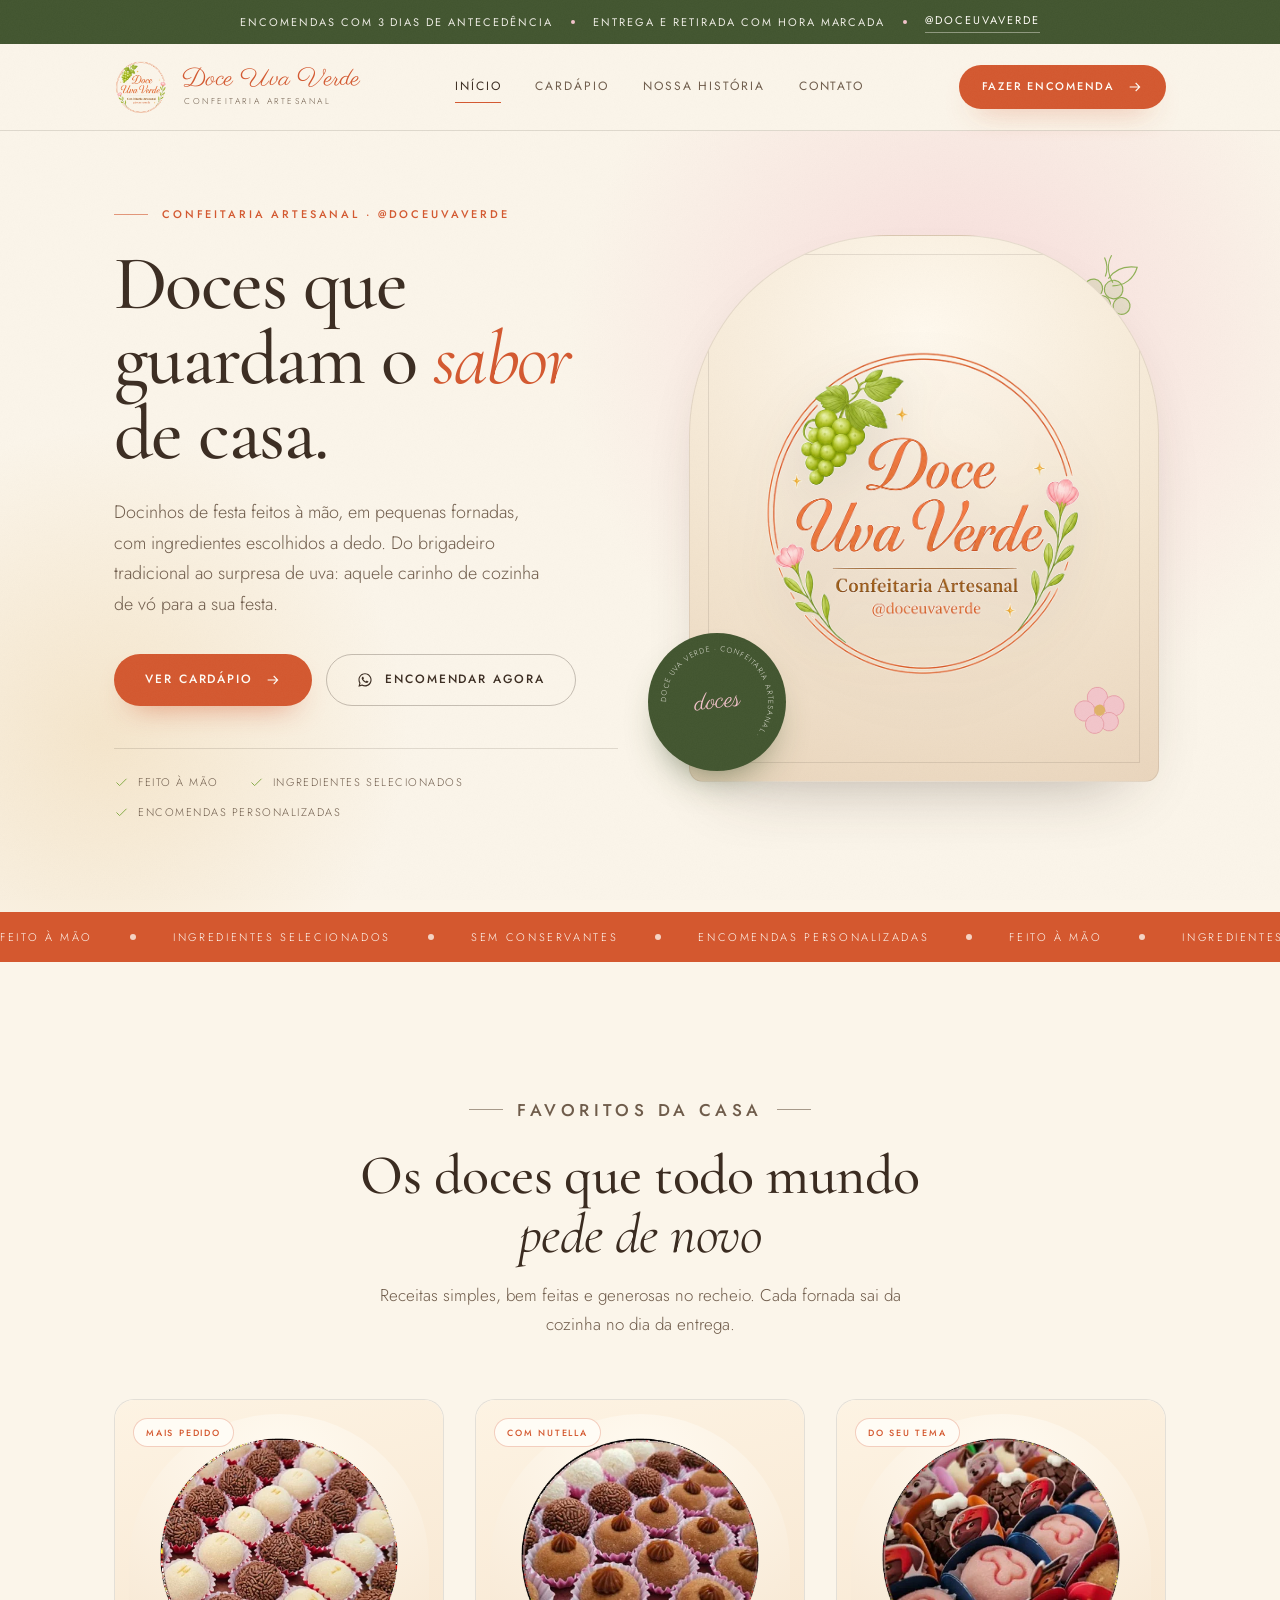
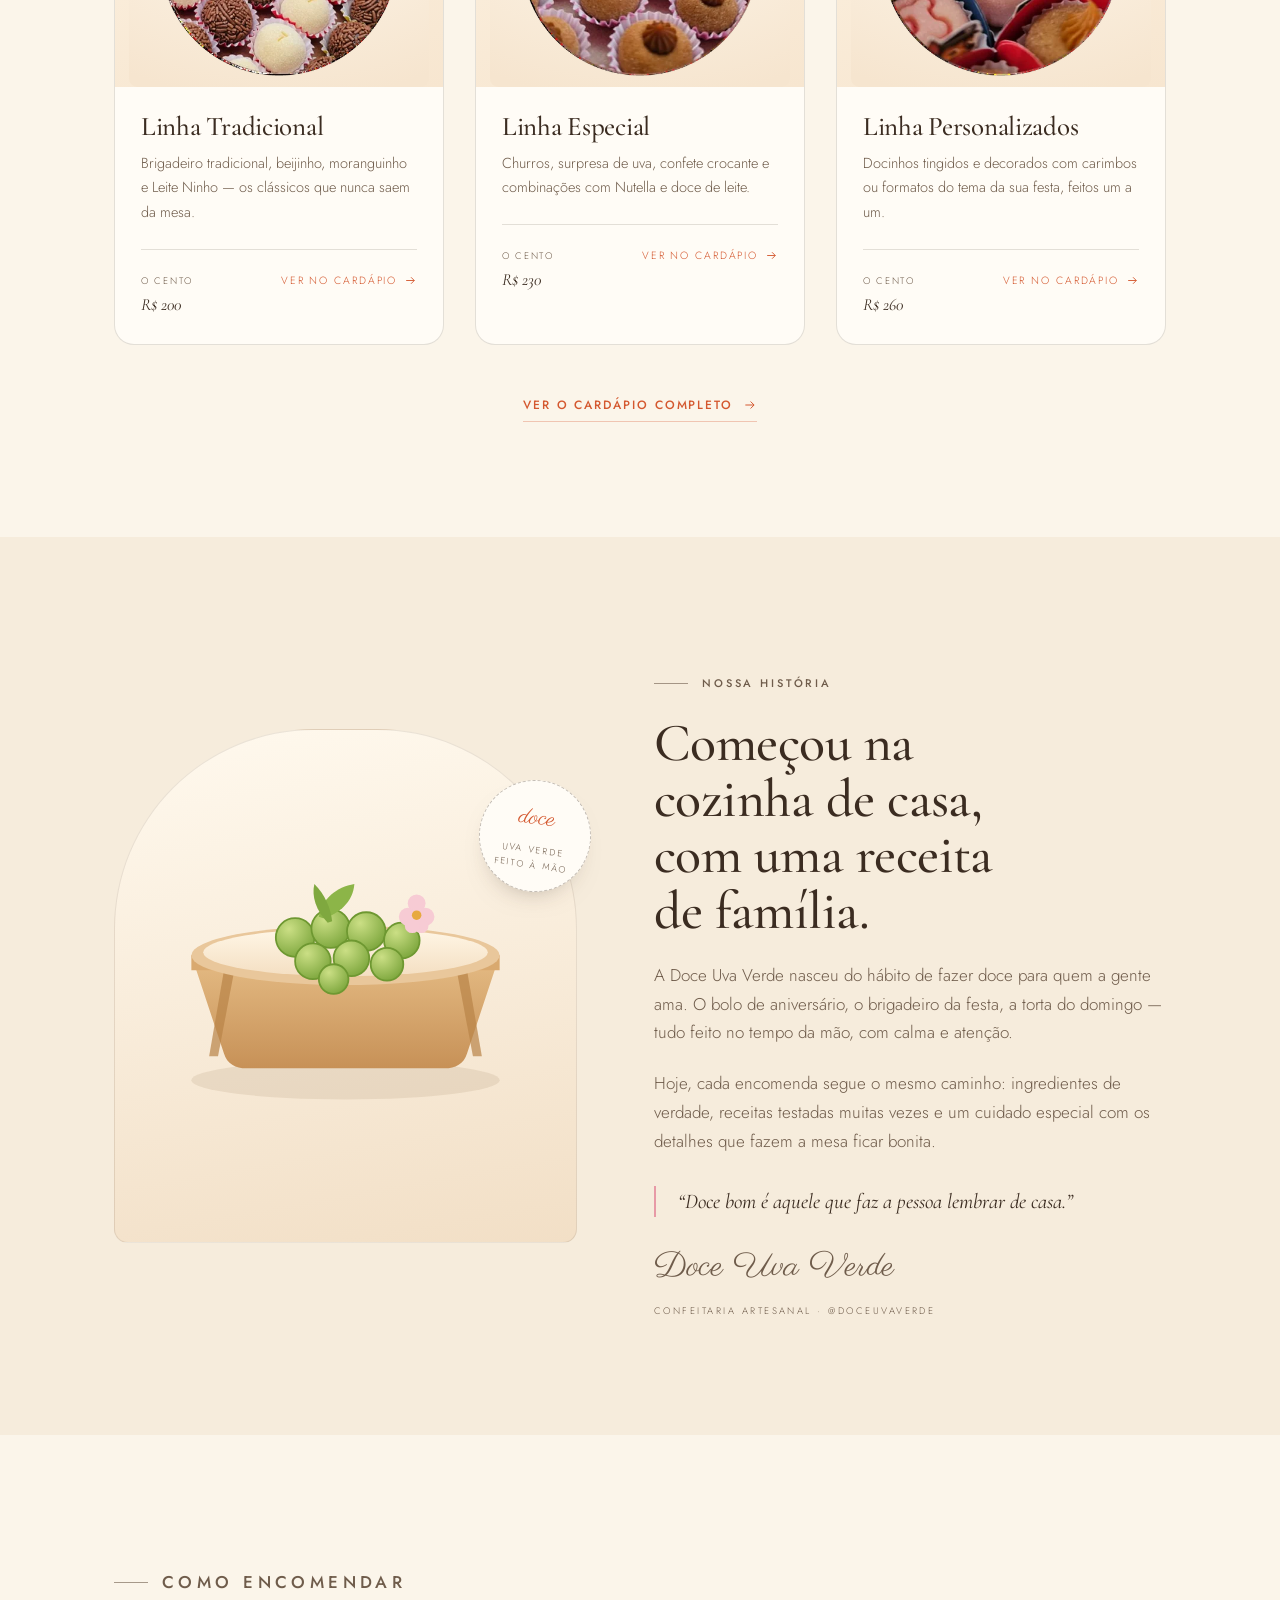
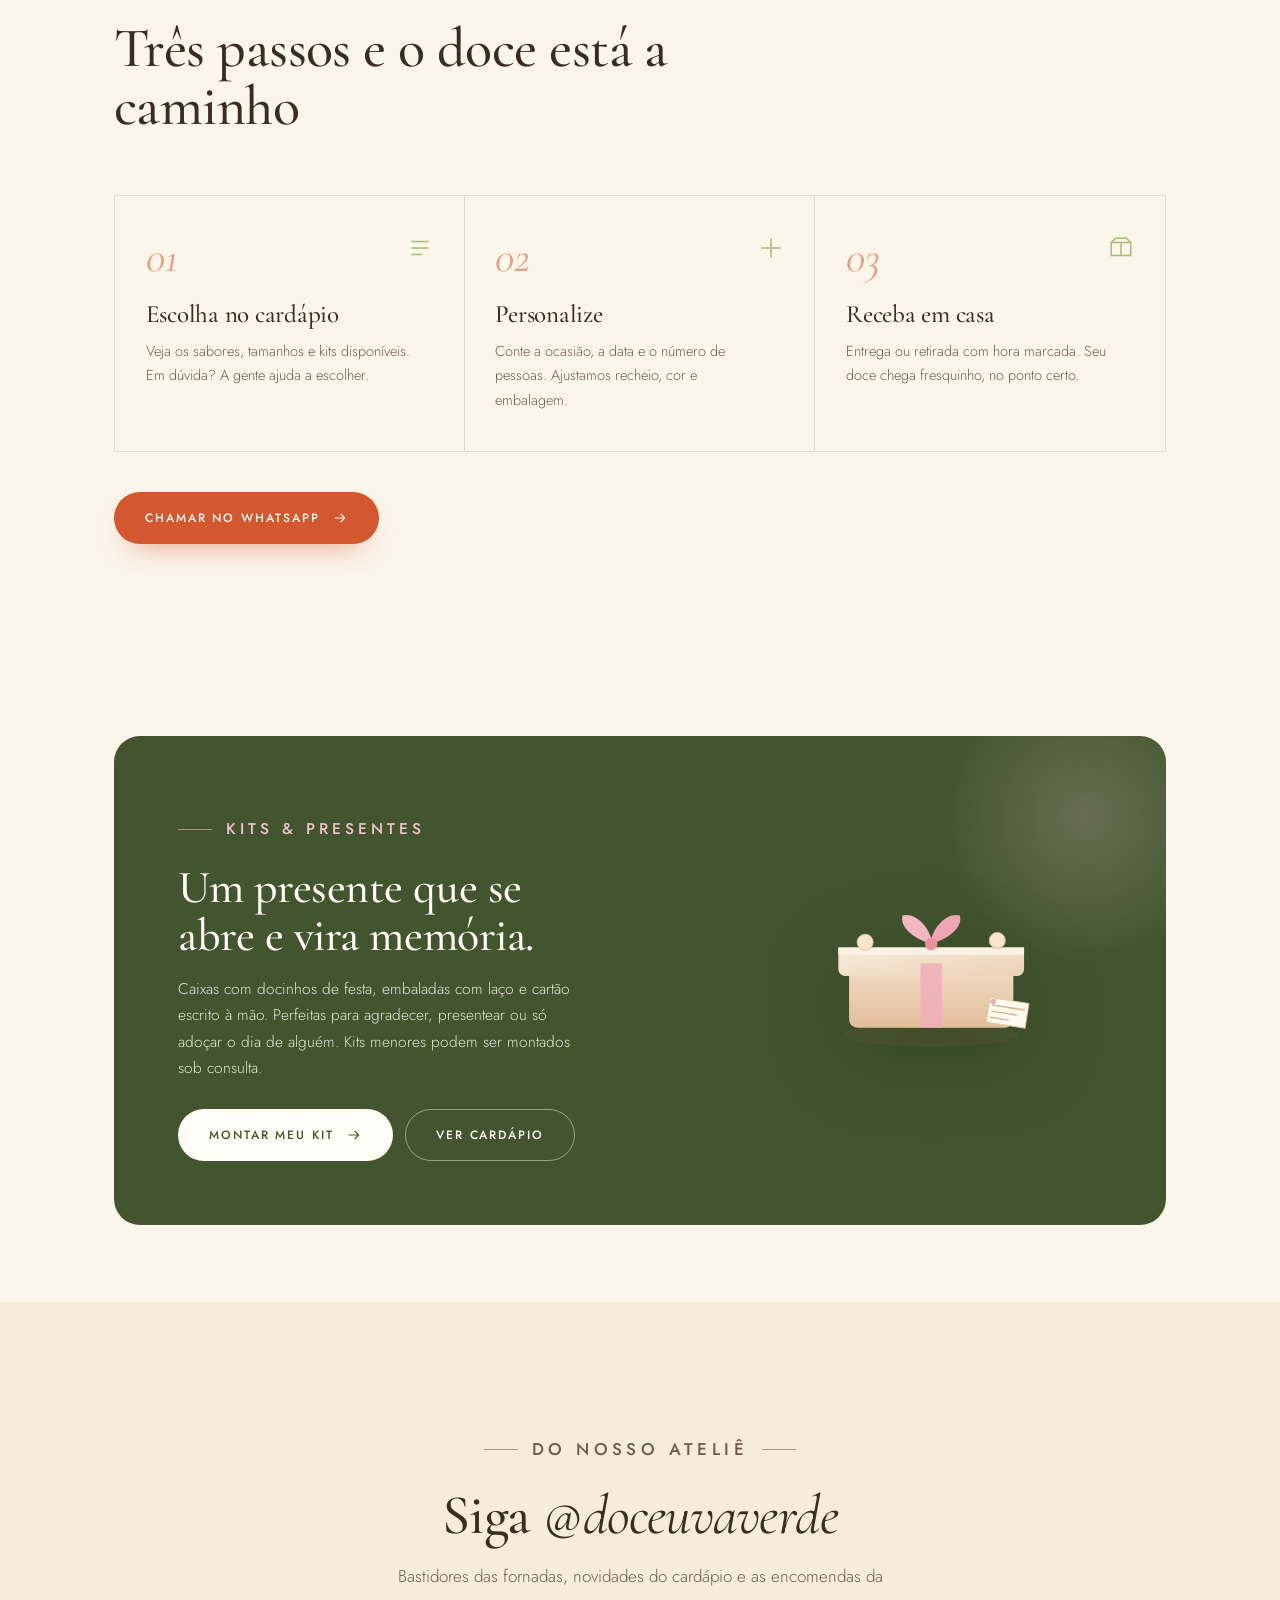
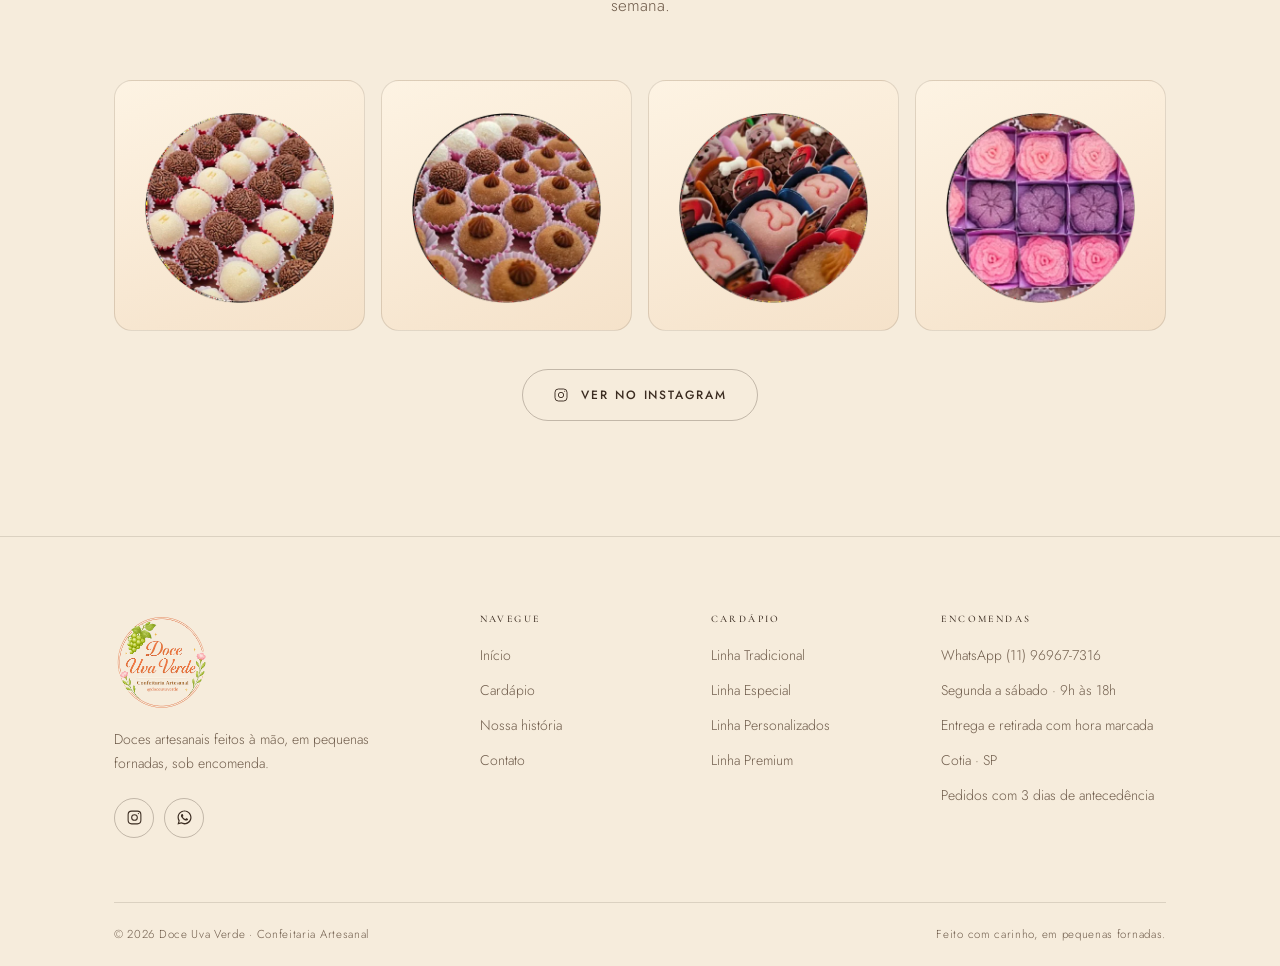
<file: index.html>
<!DOCTYPE html>
<html lang="pt-BR">
<head>
  <meta charset="UTF-8">
  <script>document.documentElement.classList.add("js");</script>
  <meta name="viewport" content="width=device-width, initial-scale=1">
  <title>Doce Uva Verde — Confeitaria Artesanal</title>
  <meta name="description" content="Confeitaria artesanal Doce Uva Verde: docinhos de festa feitos à mão, sob encomenda. Linhas Tradicional, Especial, Personalizados e Premium. Peça pelo WhatsApp.">
  <meta name="theme-color" content="#fbf5ea">
  <link rel="icon" href="assets/img/favicon.png" type="image/png">
  <link rel="apple-touch-icon" href="assets/img/favicon.png">
  <meta property="og:title" content="Doce Uva Verde — Confeitaria Artesanal">
  <meta property="og:description" content="Doces feitos à mão, em pequenas fornadas. Encomendas personalizadas para todas as ocasiões.">
  <meta property="og:type" content="website">
  <meta property="og:image" content="assets/img/logo.png">
  <link rel="stylesheet" href="assets/css/style.css">
</head>
<body>
  <a class="skip-link" href="#main">Ir para o conteúdo</a>

  <div class="announce">
    <span>Encomendas com 3 dias de antecedência</span>
    <span class="dot" aria-hidden="true"></span>
    <span>Entrega e retirada com hora marcada</span>
    <span class="dot" aria-hidden="true"></span>
    <a href="https://www.instagram.com/doceuvaverde/" data-ig target="_blank" rel="noopener">@doceuvaverde</a>
  </div>

  <header class="site-header">
    <div class="wrap site-header__inner">
      <a class="brand" href="index.html" aria-label="Doce Uva Verde — página inicial">
        <img class="brand__mark" src="assets/img/logo.png" alt="" width="54" height="54">
        <span class="brand__word">
          <strong>Doce Uva Verde</strong>
          <span>Confeitaria Artesanal</span>
        </span>
      </a>

      <nav class="nav" id="nav" aria-label="Navegação principal">
        <a class="nav__link" href="index.html" aria-current="page">Início</a>
        <a class="nav__link" href="cardapio.html">Cardápio</a>
        <a class="nav__link" href="sobre.html">Nossa história</a>
        <a class="nav__link" href="contato.html">Contato</a>
        <a class="btn btn--primary btn--small" href="#" data-wa>Encomendar</a>
      </nav>

      <div class="header-actions">
        <a class="btn btn--primary btn--small" href="#" data-wa>
          Fazer encomenda
          <svg viewBox="0 0 24 24" fill="none" stroke="currentColor" stroke-width="1.6" aria-hidden="true"><path d="M4 12h15M13 6l6 6-6 6"/></svg>
        </a>
        <button class="nav-toggle" type="button" aria-expanded="false" aria-controls="nav" aria-label="Abrir menu">
          <span></span>
        </button>
      </div>
    </div>
  </header>

  <main id="main">
    <!-- ============================ HERO ============================ -->
    <section class="hero" id="inicio">
      <div class="wrap hero__grid">
        <div class="hero__copy" data-reveal>
          <p class="eyebrow">Confeitaria artesanal · @doceuvaverde</p>
          <h1>Doces que guardam o <em>sabor</em> de casa.</h1>
          <p class="hero__lead">
            Docinhos de festa feitos à mão, em pequenas fornadas, com ingredientes escolhidos
            a dedo. Do brigadeiro tradicional ao surpresa de uva: aquele carinho de cozinha
            de vó para a sua festa.
          </p>
          <div class="hero__actions">
            <a class="btn btn--primary" href="cardapio.html">
              Ver cardápio
              <svg viewBox="0 0 24 24" fill="none" stroke="currentColor" stroke-width="1.6" aria-hidden="true"><path d="M4 12h15M13 6l6 6-6 6"/></svg>
            </a>
            <a class="btn btn--outline" href="#" data-wa>
              <svg viewBox="0 0 24 24" fill="currentColor" aria-hidden="true"><path d="M12.04 2C6.6 2 2.2 6.4 2.2 11.84c0 1.74.46 3.44 1.32 4.94L2.1 22l5.36-1.4a9.84 9.84 0 0 0 4.57 1.16h.01c5.43 0 9.84-4.4 9.84-9.84C21.88 6.4 17.47 2 12.04 2Zm0 17.9h-.01a8.2 8.2 0 0 1-4.17-1.14l-.3-.18-3.1.81.83-3.03-.2-.31a8.14 8.14 0 0 1-1.25-4.32c0-4.52 3.68-8.2 8.2-8.2 2.19 0 4.25.86 5.8 2.4a8.14 8.14 0 0 1 2.4 5.8c0 4.53-3.68 8.2-8.2 8.2Zm4.5-6.14c-.25-.12-1.47-.72-1.7-.8-.22-.09-.39-.13-.55.12-.16.25-.63.8-.77.96-.14.16-.28.18-.53.06-.25-.12-1.06-.39-2.01-1.24-.74-.66-1.24-1.47-1.39-1.72-.14-.25-.01-.39.11-.51.11-.11.25-.28.37-.42.13-.15.17-.25.25-.42.08-.16.04-.31-.02-.43-.06-.12-.55-1.34-.76-1.83-.2-.48-.4-.42-.55-.42h-.47c-.16 0-.43.06-.65.3-.22.25-.86.84-.86 2.05s.88 2.38 1 2.55c.12.16 1.73 2.64 4.19 3.7.59.25 1.04.4 1.4.51.59.19 1.13.16 1.55.1.47-.07 1.47-.6 1.67-1.18.2-.58.2-1.07.14-1.18-.06-.1-.22-.16-.47-.28Z"/></svg>
              Encomendar agora
            </a>
          </div>
          <div class="hero__meta">
            <span>
              <svg viewBox="0 0 24 24" fill="none" stroke="currentColor" stroke-width="1.5" aria-hidden="true"><path d="M20 6 9 17l-5-5"/></svg>
              Feito à mão
            </span>
            <span>
              <svg viewBox="0 0 24 24" fill="none" stroke="currentColor" stroke-width="1.5" aria-hidden="true"><path d="M20 6 9 17l-5-5"/></svg>
              Ingredientes selecionados
            </span>
            <span>
              <svg viewBox="0 0 24 24" fill="none" stroke="currentColor" stroke-width="1.5" aria-hidden="true"><path d="M20 6 9 17l-5-5"/></svg>
              Encomendas personalizadas
            </span>
          </div>
        </div>

        <div class="hero__visual" data-reveal data-reveal-delay="120">
          <svg class="decor decor--grapes" viewBox="0 0 140 140" fill="none" stroke="currentColor" stroke-width="1.4" aria-hidden="true">
            <path d="M78 30c6-12 18-18 32-18-2 14-12 24-26 26"/>
            <path d="M84 34c-8-10-10-22-6-32"/>
            <g fill="#7fa83f" fill-opacity=".18" stroke="#7fa83f">
              <circle cx="62" cy="44" r="11"/><circle cx="86" cy="42" r="11"/>
              <circle cx="74" cy="62" r="11"/><circle cx="50" cy="60" r="10"/>
              <circle cx="98" cy="60" r="10"/><circle cx="62" cy="78" r="10"/>
              <circle cx="86" cy="78" r="10"/><circle cx="74" cy="94" r="9"/>
            </g>
            <path d="M74 28c2-8 0-16-4-22" stroke="#7fa83f"/>
          </svg>

          <div class="arch">
            <img class="arch__logo" src="assets/img/logo.png" alt="Logo Doce Uva Verde: cacho de uvas verdes, flor rosada e o nome da marca em vermelho terracota" width="760" height="745">
          </div>

          <div class="badge" aria-hidden="true">
            <svg class="badge__ring" viewBox="0 0 138 138">
              <defs>
                <path id="badgePath" d="M69,69 m-51,0 a51,51 0 1,1 102,0 a51,51 0 1,1 -102,0"/>
              </defs>
              <text>
                <textPath href="#badgePath" startOffset="0">Doce Uva Verde · Confeitaria Artesanal · </textPath>
              </text>
            </svg>
            <span class="badge__center">doces</span>
          </div>

          <svg class="decor decor--flower" viewBox="0 0 80 80" fill="none" aria-hidden="true">
            <g fill="#f3c3cb" stroke="#e79aa6" stroke-width="1">
              <circle cx="40" cy="24" r="11"/><circle cx="56" cy="36" r="11"/>
              <circle cx="24" cy="36" r="11"/><circle cx="48" cy="52" r="10"/><circle cx="32" cy="52" r="10"/>
            </g>
            <circle cx="40" cy="38" r="6" fill="#dfae5e"/>
          </svg>
        </div>
      </div>
    </section>

    <!-- ========================== MARQUEE ========================== -->
    <div class="marquee" aria-hidden="true">
      <div class="marquee__track">
        <div class="marquee__group">
          <span>Feito à mão</span>
          <svg viewBox="0 0 12 12" fill="currentColor"><circle cx="6" cy="6" r="3"/></svg>
          <span>Ingredientes selecionados</span>
          <svg viewBox="0 0 12 12" fill="currentColor"><circle cx="6" cy="6" r="3"/></svg>
          <span>Sem conservantes</span>
          <svg viewBox="0 0 12 12" fill="currentColor"><circle cx="6" cy="6" r="3"/></svg>
          <span>Encomendas personalizadas</span>
          <svg viewBox="0 0 12 12" fill="currentColor"><circle cx="6" cy="6" r="3"/></svg>
        </div>
        <div class="marquee__group">
          <span>Feito à mão</span>
          <svg viewBox="0 0 12 12" fill="currentColor"><circle cx="6" cy="6" r="3"/></svg>
          <span>Ingredientes selecionados</span>
          <svg viewBox="0 0 12 12" fill="currentColor"><circle cx="6" cy="6" r="3"/></svg>
          <span>Sem conservantes</span>
          <svg viewBox="0 0 12 12" fill="currentColor"><circle cx="6" cy="6" r="3"/></svg>
          <span>Encomendas personalizadas</span>
          <svg viewBox="0 0 12 12" fill="currentColor"><circle cx="6" cy="6" r="3"/></svg>
        </div>
      </div>
    </div>

    <!-- ========================= FAVORITOS ========================= -->
    <section class="section" id="favoritos">
      <div class="wrap">
        <div class="section-head section-head--center" data-reveal>
          <p class="eyebrow eyebrow--center">Favoritos da casa</p>
          <h2>Os doces que todo mundo <em class="serif-italic">pede de novo</em></h2>
          <p>Receitas simples, bem feitas e generosas no recheio. Cada fornada sai da cozinha no dia da entrega.</p>
        </div>

        <div class="grid-3">
          <article class="card" data-reveal>
            <div class="card__media">
              <span class="tag">Mais pedido</span>
              <div class="card__media-inner">
                <img src="assets/img/menu-tradicional.webp" alt="Brigadeiros tradicionais e beijinhos em forminhas" loading="lazy">
              </div>
            </div>
            <div class="card__body">
              <h3>Linha Tradicional</h3>
              <p>Brigadeiro tradicional, beijinho, moranguinho e Leite Ninho — os clássicos que nunca saem da mesa.</p>
              <div class="card__foot">
                <span class="card__price"><span>o cento</span>R$ 200</span>
                <a class="card__link" href="cardapio.html#tradicional">Ver no cardápio
                  <svg viewBox="0 0 24 24" fill="none" stroke="currentColor" stroke-width="1.7" aria-hidden="true"><path d="M4 12h15M13 6l6 6-6 6"/></svg>
                </a>
              </div>
            </div>
          </article>

          <article class="card" data-reveal data-reveal-delay="100">
            <div class="card__media">
              <span class="tag">Com Nutella</span>
              <div class="card__media-inner">
                <img src="assets/img/menu-especial.webp" alt="Docinhos de churros com doce de leite" loading="lazy">
              </div>
            </div>
            <div class="card__body">
              <h3>Linha Especial</h3>
              <p>Churros, surpresa de uva, confete crocante e combinações com Nutella e doce de leite.</p>
              <div class="card__foot">
                <span class="card__price"><span>o cento</span>R$ 230</span>
                <a class="card__link" href="cardapio.html#especial">Ver no cardápio
                  <svg viewBox="0 0 24 24" fill="none" stroke="currentColor" stroke-width="1.7" aria-hidden="true"><path d="M4 12h15M13 6l6 6-6 6"/></svg>
                </a>
              </div>
            </div>
          </article>

          <article class="card" data-reveal data-reveal-delay="200">
            <div class="card__media">
              <span class="tag">Do seu tema</span>
              <div class="card__media-inner">
                <img src="assets/img/menu-personalizados.webp" alt="Docinhos personalizados com decoração temática" loading="lazy">
              </div>
            </div>
            <div class="card__body">
              <h3>Linha Personalizados</h3>
              <p>Docinhos tingidos e decorados com carimbos ou formatos do tema da sua festa, feitos um a um.</p>
              <div class="card__foot">
                <span class="card__price"><span>o cento</span>R$ 260</span>
                <a class="card__link" href="cardapio.html#personalizados">Ver no cardápio
                  <svg viewBox="0 0 24 24" fill="none" stroke="currentColor" stroke-width="1.7" aria-hidden="true"><path d="M4 12h15M13 6l6 6-6 6"/></svg>
                </a>
              </div>
            </div>
          </article>
        </div>

        <div style="margin-top:44px;text-align:center" data-reveal>
          <a class="link-arrow" href="cardapio.html">Ver o cardápio completo
            <svg viewBox="0 0 24 24" fill="none" stroke="currentColor" stroke-width="1.7" aria-hidden="true"><path d="M4 12h15M13 6l6 6-6 6"/></svg>
          </a>
        </div>
      </div>
    </section>

    <!-- ========================== HISTÓRIA ========================== -->
    <section class="section section--soft" id="historia">
      <div class="wrap story">
        <div class="story__visual" data-reveal>
          <div class="story__frame">
            <img src="assets/img/il-torta.svg" alt="Torta artesanal decorada com uvas verdes e flor" loading="lazy">
          </div>
          <div class="story__stamp">
            <span><strong>doce</strong>uva verde<br>feito à mão</span>
          </div>
        </div>

        <div data-reveal data-reveal-delay="100">
          <p class="eyebrow">Nossa história</p>
          <h2>Começou na cozinha de casa, com uma receita de família.</h2>
          <p>
            A Doce Uva Verde nasceu do hábito de fazer doce para quem a gente ama. O bolo de
            aniversário, o brigadeiro da festa, a torta do domingo — tudo feito no tempo da
            mão, com calma e atenção.
          </p>
          <p>
            Hoje, cada encomenda segue o mesmo caminho: ingredientes de verdade, receitas
            testadas muitas vezes e um cuidado especial com os detalhes que fazem a mesa
            ficar bonita.
          </p>
          <blockquote class="story__quote">
            “Doce bom é aquele que faz a pessoa lembrar de casa.”
          </blockquote>
          <p class="story__sign">
            Doce Uva Verde
            <small>Confeitaria artesanal · @doceuvaverde</small>
          </p>
        </div>
      </div>
    </section>

    <!-- ========================= COMO PEDIR ========================= -->
    <section class="section" id="encomendas">
      <div class="wrap">
        <div class="section-head" data-reveal>
          <p class="eyebrow">Como encomendar</p>
          <h2>Três passos e o doce está a caminho</h2>
        </div>

        <div class="steps">
          <div class="step" data-reveal>
            <span class="step__num">01</span>
            <svg class="step__icon" viewBox="0 0 24 24" fill="none" stroke="currentColor" stroke-width="1.4" aria-hidden="true"><path d="M4 6h16M4 12h16M4 18h10"/></svg>
            <h3>Escolha no cardápio</h3>
            <p>Veja os sabores, tamanhos e kits disponíveis. Em dúvida? A gente ajuda a escolher.</p>
          </div>
          <div class="step" data-reveal data-reveal-delay="100">
            <span class="step__num">02</span>
            <svg class="step__icon" viewBox="0 0 24 24" fill="none" stroke="currentColor" stroke-width="1.4" aria-hidden="true"><path d="M12 3v18M3 12h18"/></svg>
            <h3>Personalize</h3>
            <p>Conte a ocasião, a data e o número de pessoas. Ajustamos recheio, cor e embalagem.</p>
          </div>
          <div class="step" data-reveal data-reveal-delay="200">
            <span class="step__num">03</span>
            <svg class="step__icon" viewBox="0 0 24 24" fill="none" stroke="currentColor" stroke-width="1.4" aria-hidden="true"><path d="M3 7h18v12H3z"/><path d="M3 7l4-4h10l4 4M12 7v12"/></svg>
            <h3>Receba em casa</h3>
            <p>Entrega ou retirada com hora marcada. Seu doce chega fresquinho, no ponto certo.</p>
          </div>
        </div>

        <div style="margin-top:40px" data-reveal>
          <a class="btn btn--primary" href="#" data-wa>
            Chamar no WhatsApp
            <svg viewBox="0 0 24 24" fill="none" stroke="currentColor" stroke-width="1.6" aria-hidden="true"><path d="M4 12h15M13 6l6 6-6 6"/></svg>
          </a>
        </div>
      </div>
    </section>

    <!-- ======================== KITS / PRESENTE ======================== -->
    <section class="section section--tight" id="kits">
      <div class="wrap">
        <div class="band" data-reveal>
          <div>
            <p class="eyebrow">Kits &amp; presentes</p>
            <h2>Um presente que se abre e vira memória.</h2>
            <p>
              Caixas com docinhos de festa, embaladas com laço e cartão escrito à mão.
              Perfeitas para agradecer, presentear ou só adoçar o dia de alguém. Kits menores
              podem ser montados sob consulta.
            </p>
            <div class="band__actions">
              <a class="btn btn--cream" href="#" data-wa data-wa-msg="Olá! Vim pelo site e gostaria de saber mais sobre os kits e caixas de presente da Doce Uva Verde. 🎁">
                Montar meu kit
                <svg viewBox="0 0 24 24" fill="none" stroke="currentColor" stroke-width="1.6" aria-hidden="true"><path d="M4 12h15M13 6l6 6-6 6"/></svg>
              </a>
              <a class="btn btn--outline" href="cardapio.html" style="border-color:rgba(255,252,246,.45);color:#fffcf6">Ver cardápio</a>
            </div>
          </div>
          <div class="band__visual">
            <img src="assets/img/il-kit.svg" alt="Caixa de presente com laço rosa e cartão" loading="lazy">
          </div>
        </div>
      </div>
    </section>

    <!-- ========================== INSTAGRAM ========================== -->
    <section class="section section--soft" id="instagram">
      <div class="wrap">
        <div class="section-head section-head--center" data-reveal>
          <p class="eyebrow eyebrow--center">Do nosso ateliê</p>
          <h2>Siga <em class="serif-italic">@doceuvaverde</em></h2>
          <p>Bastidores das fornadas, novidades do cardápio e as encomendas da semana.</p>
        </div>

        <div class="ig-strip">
          <a class="ig-tile" href="https://www.instagram.com/doceuvaverde/" data-ig target="_blank" rel="noopener" data-reveal>
            <img src="assets/img/menu-tradicional.webp" alt="Brigadeiros tradicionais e beijinhos" loading="lazy">
            <span class="ig-tile__tag">Tradicional</span>
          </a>
          <a class="ig-tile" href="https://www.instagram.com/doceuvaverde/" data-ig target="_blank" rel="noopener" data-reveal data-reveal-delay="80">
            <img src="assets/img/menu-especial.webp" alt="Docinhos especiais de churros" loading="lazy">
            <span class="ig-tile__tag">Especial</span>
          </a>
          <a class="ig-tile" href="https://www.instagram.com/doceuvaverde/" data-ig target="_blank" rel="noopener" data-reveal data-reveal-delay="160">
            <img src="assets/img/menu-personalizados.webp" alt="Docinhos personalizados com tema" loading="lazy">
            <span class="ig-tile__tag">Personalizados</span>
          </a>
          <a class="ig-tile" href="https://www.instagram.com/doceuvaverde/" data-ig target="_blank" rel="noopener" data-reveal data-reveal-delay="240">
            <img src="assets/img/menu-premium.webp" alt="Docinhos premium decorados" loading="lazy">
            <span class="ig-tile__tag">Premium</span>
          </a>
        </div>

        <div style="margin-top:38px;text-align:center" data-reveal>
          <a class="btn btn--outline" href="https://www.instagram.com/doceuvaverde/" data-ig target="_blank" rel="noopener">
            <svg viewBox="0 0 24 24" fill="none" stroke="currentColor" stroke-width="1.4" aria-hidden="true">
              <rect x="3" y="3" width="18" height="18" rx="5"/><circle cx="12" cy="12" r="4"/><circle cx="17.5" cy="6.5" r=".8" fill="currentColor" stroke="none"/>
            </svg>
            Ver no Instagram
          </a>
        </div>
      </div>
    </section>
  </main>

  <footer class="site-footer">
    <div class="wrap">
      <div class="footer__grid">
        <div class="footer__brand">
          <img src="assets/img/logo.png" alt="Doce Uva Verde — Confeitaria Artesanal" loading="lazy" width="96" height="94">
          <p>Doces artesanais feitos à mão, em pequenas fornadas, sob encomenda.</p>
          <div class="footer__social">
            <a href="https://www.instagram.com/doceuvaverde/" data-ig target="_blank" rel="noopener" aria-label="Instagram da Doce Uva Verde">
              <svg viewBox="0 0 24 24" fill="none" stroke="currentColor" stroke-width="1.5" aria-hidden="true"><rect x="3" y="3" width="18" height="18" rx="5"/><circle cx="12" cy="12" r="4"/><circle cx="17.5" cy="6.5" r=".9" fill="currentColor" stroke="none"/></svg>
            </a>
            <a href="#" data-wa aria-label="WhatsApp da Doce Uva Verde">
              <svg viewBox="0 0 24 24" fill="currentColor" aria-hidden="true"><path d="M12.04 2C6.6 2 2.2 6.4 2.2 11.84c0 1.74.46 3.44 1.32 4.94L2.1 22l5.36-1.4a9.84 9.84 0 0 0 4.57 1.16h.01c5.43 0 9.84-4.4 9.84-9.84C21.88 6.4 17.47 2 12.04 2Zm0 17.9h-.01a8.2 8.2 0 0 1-4.17-1.14l-.3-.18-3.1.81.83-3.03-.2-.31a8.14 8.14 0 0 1-1.25-4.32c0-4.52 3.68-8.2 8.2-8.2 2.19 0 4.25.86 5.8 2.4a8.14 8.14 0 0 1 2.4 5.8c0 4.53-3.68 8.2-8.2 8.2Zm4.5-6.14c-.25-.12-1.47-.72-1.7-.8-.22-.09-.39-.13-.55.12-.16.25-.63.8-.77.96-.14.16-.28.18-.53.06-.25-.12-1.06-.39-2.01-1.24-.74-.66-1.24-1.47-1.39-1.72-.14-.25-.01-.39.11-.51.11-.11.25-.28.37-.42.13-.15.17-.25.25-.42.08-.16.04-.31-.02-.43-.06-.12-.55-1.34-.76-1.83-.2-.48-.4-.42-.55-.42h-.47c-.16 0-.43.06-.65.3-.22.25-.86.84-.86 2.05s.88 2.38 1 2.55c.12.16 1.73 2.64 4.19 3.7.59.25 1.04.4 1.4.51.59.19 1.13.16 1.55.1.47-.07 1.47-.6 1.67-1.18.2-.58.2-1.07.14-1.18-.06-.1-.22-.16-.47-.28Z"/></svg>
            </a>
          </div>
        </div>

        <div>
          <h4 class="footer__title">Navegue</h4>
          <ul class="footer__list">
            <li><a href="index.html">Início</a></li>
            <li><a href="cardapio.html">Cardápio</a></li>
            <li><a href="sobre.html">Nossa história</a></li>
            <li><a href="contato.html">Contato</a></li>
          </ul>
        </div>

        <div>
          <h4 class="footer__title">Cardápio</h4>
          <ul class="footer__list">
            <li><a href="cardapio.html#tradicional">Linha Tradicional</a></li>
            <li><a href="cardapio.html#especial">Linha Especial</a></li>
            <li><a href="cardapio.html#personalizados">Linha Personalizados</a></li>
            <li><a href="cardapio.html#premium">Linha Premium</a></li>
          </ul>
        </div>

        <div>
          <h4 class="footer__title">Encomendas</h4>
          <ul class="footer__list">
            <li><a href="#" data-wa>WhatsApp <span data-wa-label>(11) 96967-7316</span></a></li>
            <li>Segunda a sábado · 9h às 18h</li>
            <li>Entrega e retirada com hora marcada</li>
            <li>Cotia · SP</li>
            <li>Pedidos com 3 dias de antecedência</li>
          </ul>
        </div>
      </div>

      <div class="footer__bottom">
        <span>© <span data-year>2026</span> Doce Uva Verde · Confeitaria Artesanal</span>
        <span>Feito com carinho, em pequenas fornadas.</span>
      </div>
    </div>
  </footer>

  <script src="assets/js/main.js"></script>
</body>
</html>
</file>
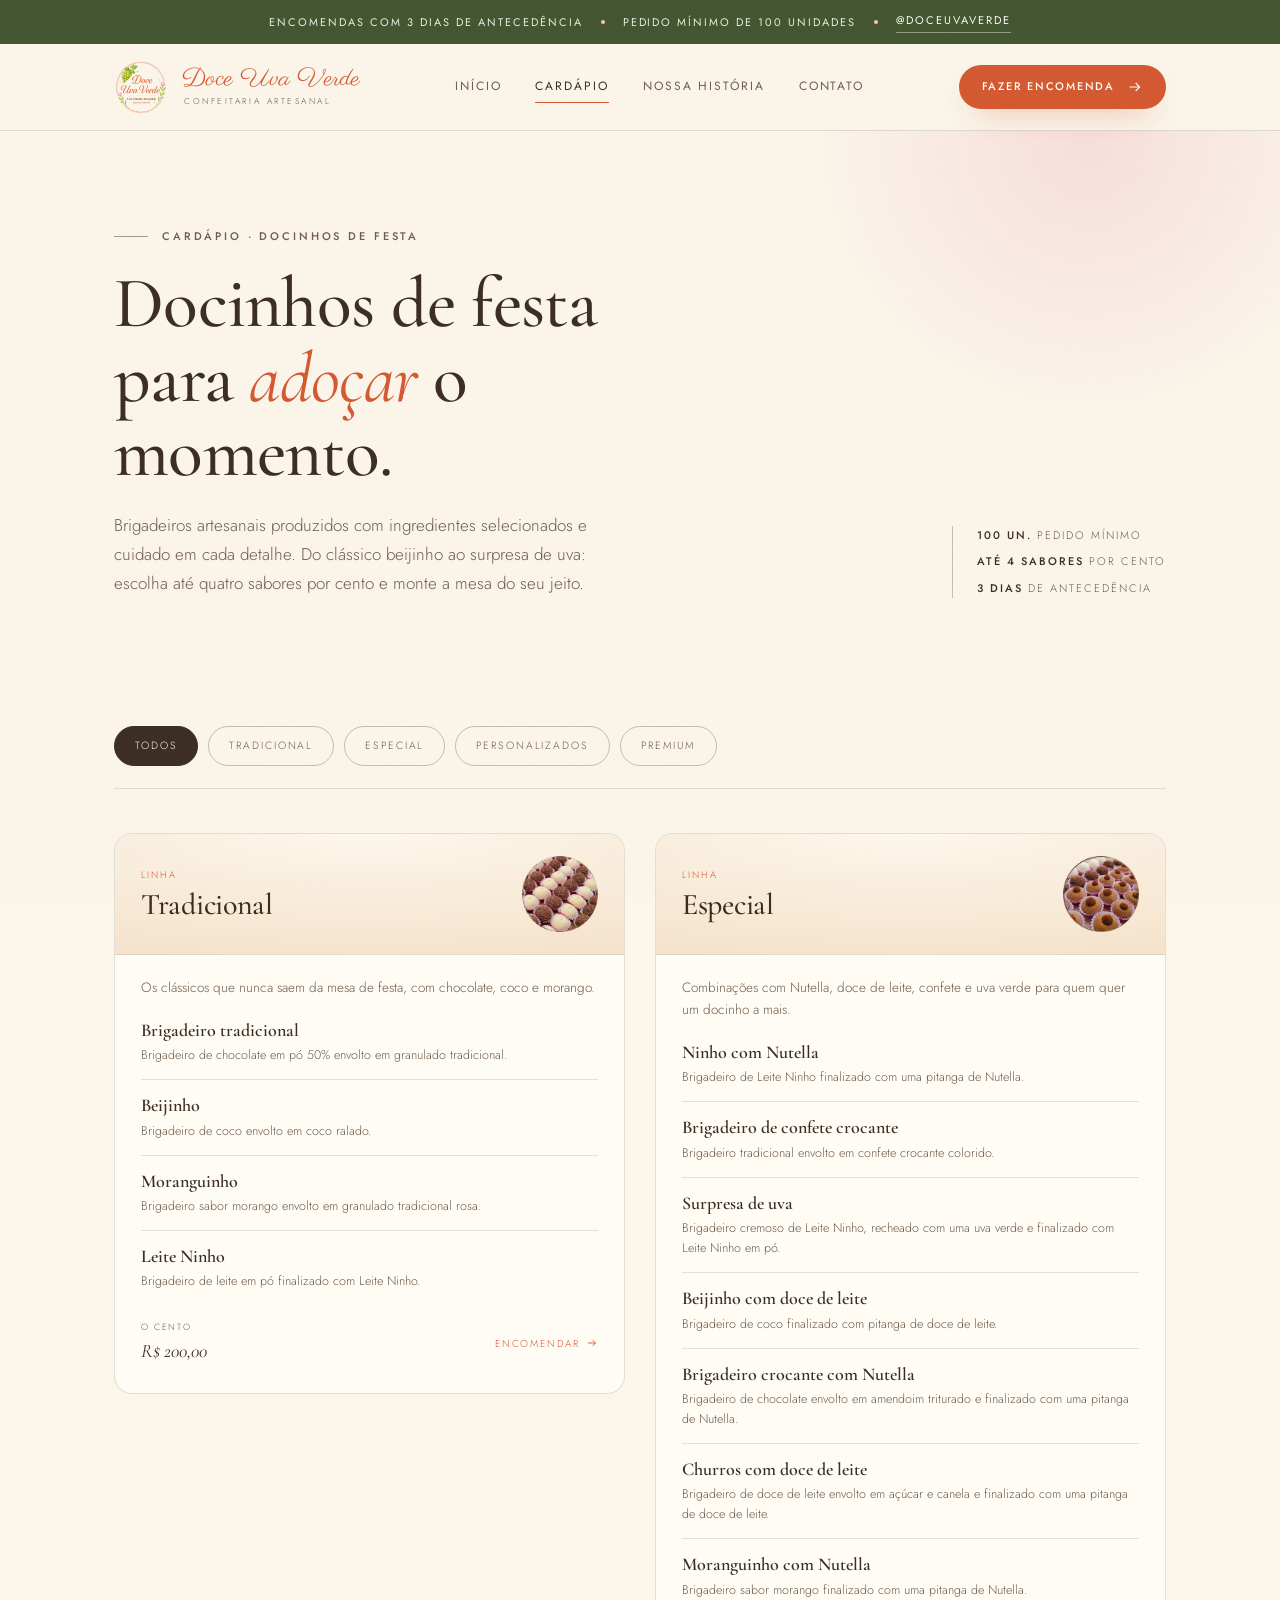
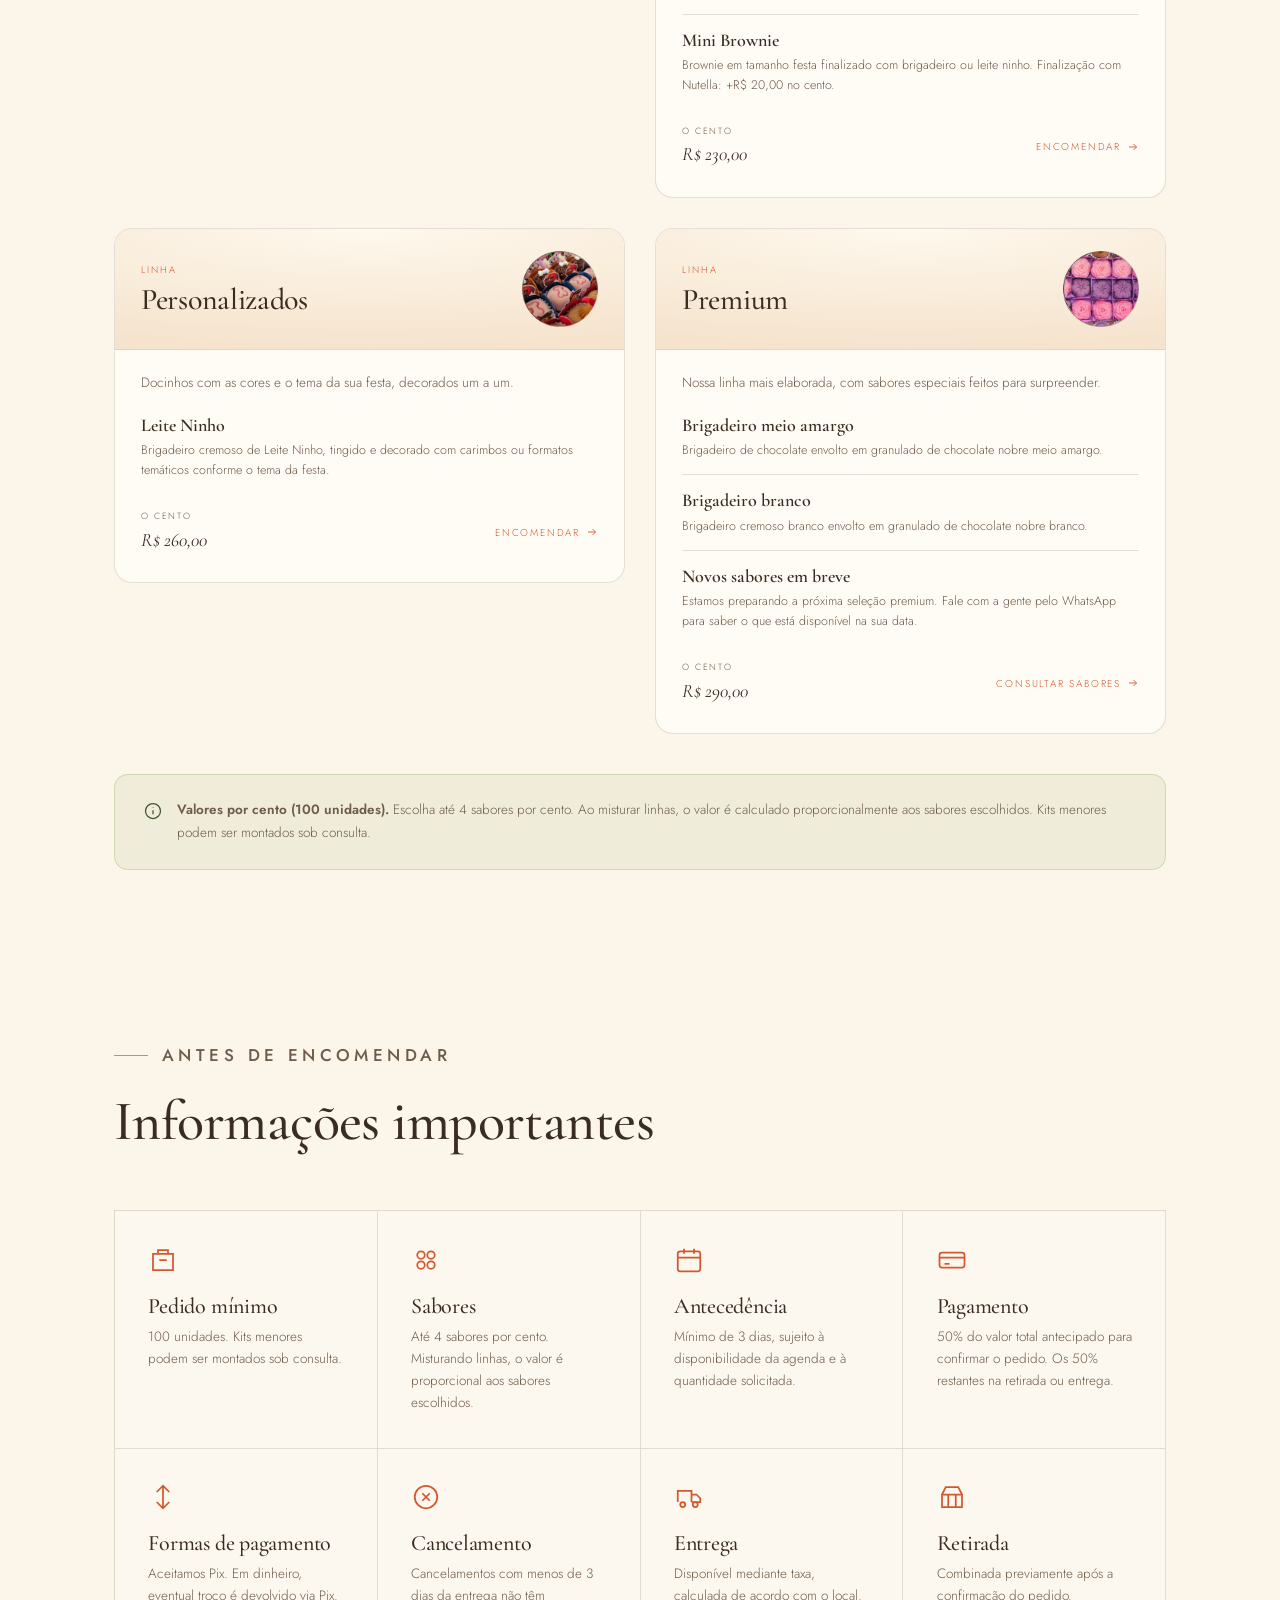
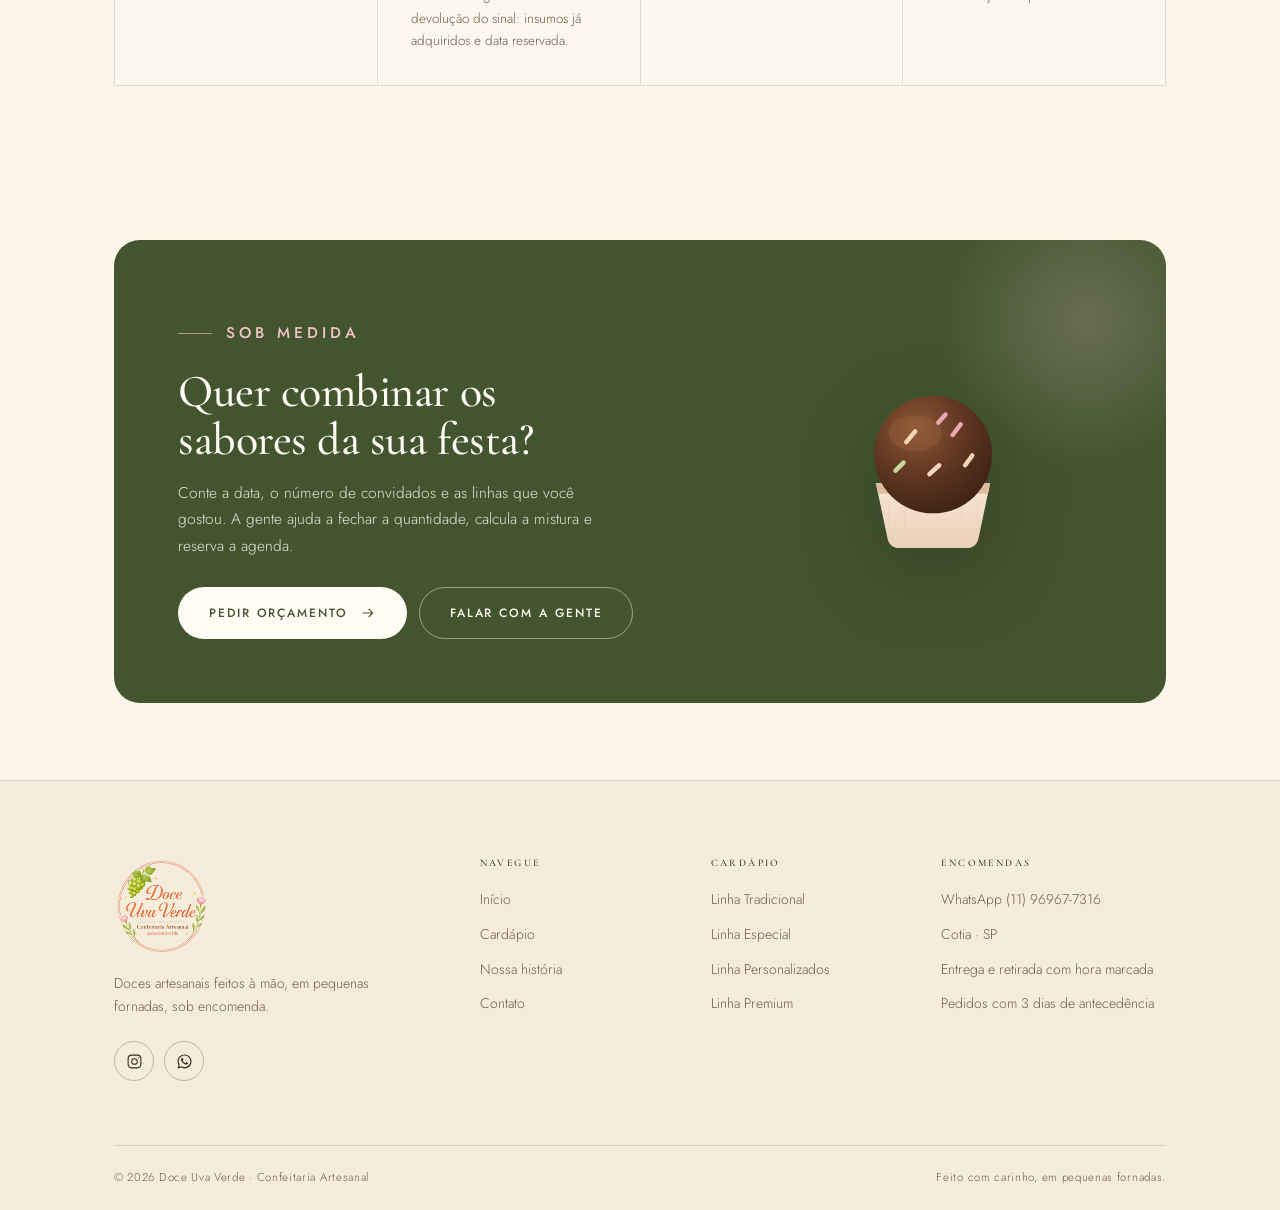
<file: cardapio.html>
<!DOCTYPE html>
<html lang="pt-BR">
<head>
  <meta charset="UTF-8">
  <script>document.documentElement.classList.add("js");</script>
  <meta name="viewport" content="width=device-width, initial-scale=1">
  <title>Cardápio — Docinhos de Festa | Doce Uva Verde</title>
  <meta name="description" content="Cardápio de docinhos de festa da Doce Uva Verde: linhas Tradicional, Especial, Personalizados e Premium. Cento a partir de R$ 200, pedido mínimo de 100 unidades.">
  <meta name="theme-color" content="#fbf5ea">
  <link rel="icon" href="assets/img/favicon.png" type="image/png">
  <link rel="apple-touch-icon" href="assets/img/favicon.png">
  <link rel="stylesheet" href="assets/css/style.css">
</head>
<body>
  <a class="skip-link" href="#main">Ir para o conteúdo</a>

  <div class="announce">
    <span>Encomendas com 3 dias de antecedência</span>
    <span class="dot" aria-hidden="true"></span>
    <span>Pedido mínimo de 100 unidades</span>
    <span class="dot" aria-hidden="true"></span>
    <a href="https://www.instagram.com/doceuvaverde/" data-ig target="_blank" rel="noopener">@doceuvaverde</a>
  </div>

  <header class="site-header">
    <div class="wrap site-header__inner">
      <a class="brand" href="index.html" aria-label="Doce Uva Verde — página inicial">
        <img class="brand__mark" src="assets/img/logo.png" alt="" width="54" height="54">
        <span class="brand__word">
          <strong>Doce Uva Verde</strong>
          <span>Confeitaria Artesanal</span>
        </span>
      </a>

      <nav class="nav" id="nav" aria-label="Navegação principal">
        <a class="nav__link" href="index.html">Início</a>
        <a class="nav__link" href="cardapio.html" aria-current="page">Cardápio</a>
        <a class="nav__link" href="sobre.html">Nossa história</a>
        <a class="nav__link" href="contato.html">Contato</a>
        <a class="btn btn--primary btn--small" href="#" data-wa>Encomendar</a>
      </nav>

      <div class="header-actions">
        <a class="btn btn--primary btn--small" href="#" data-wa>
          Fazer encomenda
          <svg viewBox="0 0 24 24" fill="none" stroke="currentColor" stroke-width="1.6" aria-hidden="true"><path d="M4 12h15M13 6l6 6-6 6"/></svg>
        </a>
        <button class="nav-toggle" type="button" aria-expanded="false" aria-controls="nav" aria-label="Abrir menu">
          <span></span>
        </button>
      </div>
    </div>
  </header>

  <main id="main">
    <section class="page-hero">
      <div class="wrap page-hero__grid">
        <div data-reveal>
          <p class="eyebrow">Cardápio · Docinhos de festa</p>
          <h1>Docinhos de festa para <em>adoçar</em> o momento.</h1>
          <p>
            Brigadeiros artesanais produzidos com ingredientes selecionados e cuidado
            em cada detalhe. Do clássico beijinho ao surpresa de uva: escolha até quatro
            sabores por cento e monte a mesa do seu jeito.
          </p>
        </div>
        <div class="page-hero__aside" data-reveal data-reveal-delay="120">
          <span><strong>100 un.</strong> pedido mínimo</span>
          <span><strong>Até 4 sabores</strong> por cento</span>
          <span><strong>3 dias</strong> de antecedência</span>
        </div>
      </div>
    </section>

    <section class="section section--tight">
      <div class="wrap">
        <div class="filters" role="group" aria-label="Filtrar o cardápio por linha">
          <button class="filter" type="button" data-filter="todos" aria-pressed="true">Todos</button>
          <button class="filter" type="button" data-filter="tradicional" aria-pressed="false">Tradicional</button>
          <button class="filter" type="button" data-filter="especial" aria-pressed="false">Especial</button>
          <button class="filter" type="button" data-filter="personalizados" aria-pressed="false">Personalizados</button>
          <button class="filter" type="button" data-filter="premium" aria-pressed="false">Premium</button>
        </div>

        <div class="menu-lines">
          <!-- tradicional -->
          <article class="menu-line" id="tradicional" data-category="tradicional" data-reveal>
            <div class="menu-line__head">
              <div>
                <p class="menu-line__kicker">Linha</p>
                <h2>Tradicional</h2>
              </div>
              <img src="assets/img/menu-tradicional.webp" alt="Brigadeiros tradicionais e beijinhos em forminhas" width="400" height="400" loading="lazy">
            </div>
            <div class="menu-line__body">
              <p class="menu-line__intro">Os clássicos que nunca saem da mesa de festa, com chocolate, coco e morango.</p>
              <ul class="menu-line__flavors">
                <li>
                  <strong>Brigadeiro tradicional</strong>
                  <span>Brigadeiro de chocolate em pó 50% envolto em granulado tradicional.</span>
                </li>
                <li>
                  <strong>Beijinho</strong>
                  <span>Brigadeiro de coco envolto em coco ralado.</span>
                </li>
                <li>
                  <strong>Moranguinho</strong>
                  <span>Brigadeiro sabor morango envolto em granulado tradicional rosa.</span>
                </li>
                <li>
                  <strong>Leite Ninho</strong>
                  <span>Brigadeiro de leite em pó finalizado com Leite Ninho.</span>
                </li>
              </ul>
              <div class="menu-line__foot">
                <span class="menu-item__price"><small>o cento</small>R$ 200,00</span>
                <a class="menu-item__order" href="#" data-wa data-wa-msg="Olá! Quero encomendar a Linha Tradicional de docinhos de festa (R$ 200,00 o cento) da Doce Uva Verde. Quais sabores estão disponíveis?">Encomendar
                  <svg viewBox="0 0 24 24" fill="none" stroke="currentColor" stroke-width="1.8" aria-hidden="true"><path d="M4 12h15M13 6l6 6-6 6"/></svg>
                </a>
              </div>
            </div>
          </article>

          <!-- especial -->
          <article class="menu-line" id="especial" data-category="especial" data-reveal data-reveal-delay="60">
            <div class="menu-line__head">
              <div>
                <p class="menu-line__kicker">Linha</p>
                <h2>Especial</h2>
              </div>
              <img src="assets/img/menu-especial.webp" alt="Docinhos de churros com doce de leite" width="400" height="400" loading="lazy">
            </div>
            <div class="menu-line__body">
              <p class="menu-line__intro">Combinações com Nutella, doce de leite, confete e uva verde para quem quer um docinho a mais.</p>
              <ul class="menu-line__flavors">
                <li>
                  <strong>Ninho com Nutella</strong>
                  <span>Brigadeiro de Leite Ninho finalizado com uma pitanga de Nutella.</span>
                </li>
                <li>
                  <strong>Brigadeiro de confete crocante</strong>
                  <span>Brigadeiro tradicional envolto em confete crocante colorido.</span>
                </li>
                <li>
                  <strong>Surpresa de uva</strong>
                  <span>Brigadeiro cremoso de Leite Ninho, recheado com uma uva verde e finalizado com Leite Ninho em pó.</span>
                </li>
                <li>
                  <strong>Beijinho com doce de leite</strong>
                  <span>Brigadeiro de coco finalizado com pitanga de doce de leite.</span>
                </li>
                <li>
                  <strong>Brigadeiro crocante com Nutella</strong>
                  <span>Brigadeiro de chocolate envolto em amendoim triturado e finalizado com uma pitanga de Nutella.</span>
                </li>
                <li>
                  <strong>Churros com doce de leite</strong>
                  <span>Brigadeiro de doce de leite envolto em açúcar e canela e finalizado com uma pitanga de doce de leite.</span>
                </li>
                <li>
                  <strong>Moranguinho com Nutella</strong>
                  <span>Brigadeiro sabor morango finalizado com uma pitanga de Nutella.</span>
                </li>
                <li>
                  <strong>Mini Brownie</strong>
                  <span>Brownie em tamanho festa finalizado com brigadeiro ou leite ninho. Finalização com Nutella: +R$ 20,00 no cento.</span>
                </li>
              </ul>
              <div class="menu-line__foot">
                <span class="menu-item__price"><small>o cento</small>R$ 230,00</span>
                <a class="menu-item__order" href="#" data-wa data-wa-msg="Olá! Quero encomendar a Linha Especial de docinhos de festa (R$ 230,00 o cento) da Doce Uva Verde. Quais sabores estão disponíveis?">Encomendar
                  <svg viewBox="0 0 24 24" fill="none" stroke="currentColor" stroke-width="1.8" aria-hidden="true"><path d="M4 12h15M13 6l6 6-6 6"/></svg>
                </a>
              </div>
            </div>
          </article>

          <!-- personalizados -->
          <article class="menu-line" id="personalizados" data-category="personalizados" data-reveal>
            <div class="menu-line__head">
              <div>
                <p class="menu-line__kicker">Linha</p>
                <h2>Personalizados</h2>
              </div>
              <img src="assets/img/menu-personalizados.webp" alt="Docinhos personalizados com decoração temática" width="400" height="400" loading="lazy">
            </div>
            <div class="menu-line__body">
              <p class="menu-line__intro">Docinhos com as cores e o tema da sua festa, decorados um a um.</p>
              <ul class="menu-line__flavors">
                <li>
                  <strong>Leite Ninho</strong>
                  <span>Brigadeiro cremoso de Leite Ninho, tingido e decorado com carimbos ou formatos temáticos conforme o tema da festa.</span>
                </li>
              </ul>
              <div class="menu-line__foot">
                <span class="menu-item__price"><small>o cento</small>R$ 260,00</span>
                <a class="menu-item__order" href="#" data-wa data-wa-msg="Olá! Quero encomendar a Linha Personalizados de docinhos de festa (R$ 260,00 o cento) da Doce Uva Verde. Quero combinar o tema da festa.">Encomendar
                  <svg viewBox="0 0 24 24" fill="none" stroke="currentColor" stroke-width="1.8" aria-hidden="true"><path d="M4 12h15M13 6l6 6-6 6"/></svg>
                </a>
              </div>
            </div>
          </article>

          <!-- premium -->
          <article class="menu-line" id="premium" data-category="premium" data-reveal data-reveal-delay="60">
            <div class="menu-line__head">
              <div>
                <p class="menu-line__kicker">Linha</p>
                <h2>Premium</h2>
              </div>
              <img src="assets/img/menu-premium.webp" alt="Docinhos premium decorados com flores" width="400" height="400" loading="lazy">
            </div>
            <div class="menu-line__body">
              <p class="menu-line__intro">Nossa linha mais elaborada, com sabores especiais feitos para surpreender.</p>
              <ul class="menu-line__flavors">
                <li>
                  <strong>Brigadeiro meio amargo</strong>
                  <span>Brigadeiro de chocolate envolto em granulado de chocolate nobre meio amargo.</span>
                </li>
                <li>
                  <strong>Brigadeiro branco</strong>
                  <span>Brigadeiro cremoso branco envolto em granulado de chocolate nobre branco.</span>
                </li>
                <li>
                  <strong>Novos sabores em breve</strong>
                  <span>Estamos preparando a próxima seleção premium. Fale com a gente pelo WhatsApp para saber o que está disponível na sua data.</span>
                </li>
              </ul>
              <div class="menu-line__foot">
                <span class="menu-item__price"><small>o cento</small>R$ 290,00</span>
                <a class="menu-item__order" href="#" data-wa data-wa-msg="Olá! Quero saber mais sobre a Linha Premium de docinhos de festa (R$ 290,00 o cento) da Doce Uva Verde.">Consultar sabores
                  <svg viewBox="0 0 24 24" fill="none" stroke="currentColor" stroke-width="1.8" aria-hidden="true"><path d="M4 12h15M13 6l6 6-6 6"/></svg>
                </a>
              </div>
            </div>
          </article>
        </div>

        <div class="menu-note" data-reveal>
          <svg viewBox="0 0 24 24" fill="none" stroke="currentColor" stroke-width="1.5" aria-hidden="true"><circle cx="12" cy="12" r="9"/><path d="M12 11v5M12 7.5v.5"/></svg>
          <p>
            <strong>Valores por cento (100 unidades).</strong> Escolha até 4 sabores por cento.
            Ao misturar linhas, o valor é calculado proporcionalmente aos sabores escolhidos.
            Kits menores podem ser montados sob consulta.
          </p>
        </div>
      </div>
    </section>

    <section class="section section--tight" id="informacoes">
      <div class="wrap">
        <div class="section-head" data-reveal>
          <p class="eyebrow">Antes de encomendar</p>
          <h2>Informações importantes</h2>
        </div>

        <div class="values menu-info" data-reveal>
          <div class="value">
            <svg viewBox="0 0 24 24" fill="none" stroke="currentColor" stroke-width="1.4" aria-hidden="true"><path d="M4 7h16v13H4z"/><path d="M8 7V4h8v3M9 12h6"/></svg>
            <h3>Pedido mínimo</h3>
            <p>100 unidades. Kits menores podem ser montados sob consulta.</p>
          </div>
          <div class="value">
            <svg viewBox="0 0 24 24" fill="none" stroke="currentColor" stroke-width="1.4" aria-hidden="true"><circle cx="8" cy="8" r="3"/><circle cx="16" cy="8" r="3"/><circle cx="8" cy="16" r="3"/><circle cx="16" cy="16" r="3"/></svg>
            <h3>Sabores</h3>
            <p>Até 4 sabores por cento. Misturando linhas, o valor é proporcional aos sabores escolhidos.</p>
          </div>
          <div class="value">
            <svg viewBox="0 0 24 24" fill="none" stroke="currentColor" stroke-width="1.4" aria-hidden="true"><rect x="3" y="5" width="18" height="16" rx="2"/><path d="M8 3v4M16 3v4M3 10h18"/></svg>
            <h3>Antecedência</h3>
            <p>Mínimo de 3 dias, sujeito à disponibilidade da agenda e à quantidade solicitada.</p>
          </div>
          <div class="value">
            <svg viewBox="0 0 24 24" fill="none" stroke="currentColor" stroke-width="1.4" aria-hidden="true"><rect x="2" y="6" width="20" height="12" rx="2"/><path d="M2 10h20M6 15h4"/></svg>
            <h3>Pagamento</h3>
            <p>50% do valor total antecipado para confirmar o pedido. Os 50% restantes na retirada ou entrega.</p>
          </div>
          <div class="value">
            <svg viewBox="0 0 24 24" fill="none" stroke="currentColor" stroke-width="1.4" aria-hidden="true"><path d="M12 3v18M7 8l5-5 5 5M7 16l5 5 5-5"/></svg>
            <h3>Formas de pagamento</h3>
            <p>Aceitamos Pix. Em dinheiro, eventual troco é devolvido via Pix.</p>
          </div>
          <div class="value">
            <svg viewBox="0 0 24 24" fill="none" stroke="currentColor" stroke-width="1.4" aria-hidden="true"><circle cx="12" cy="12" r="9"/><path d="m9 9 6 6M15 9l-6 6"/></svg>
            <h3>Cancelamento</h3>
            <p>Cancelamentos com menos de 3 dias da entrega não têm devolução do sinal: insumos já adquiridos e data reservada.</p>
          </div>
          <div class="value">
            <svg viewBox="0 0 24 24" fill="none" stroke="currentColor" stroke-width="1.4" aria-hidden="true"><path d="M3 16V7h11v9M14 10h4l3 3v3h-7"/><circle cx="7" cy="18" r="2"/><circle cx="17" cy="18" r="2"/></svg>
            <h3>Entrega</h3>
            <p>Disponível mediante taxa, calculada de acordo com o local.</p>
          </div>
          <div class="value">
            <svg viewBox="0 0 24 24" fill="none" stroke="currentColor" stroke-width="1.4" aria-hidden="true"><path d="M4 10h16v10H4z"/><path d="M4 10 7 4h10l3 6M9 10v10M15 10v10"/></svg>
            <h3>Retirada</h3>
            <p>Combinada previamente após a confirmação do pedido.</p>
          </div>
        </div>
      </div>
    </section>

    <section class="section section--tight">
      <div class="wrap">
        <div class="band" data-reveal>
          <div>
            <p class="eyebrow">Sob medida</p>
            <h2>Quer combinar os sabores da sua festa?</h2>
            <p>
              Conte a data, o número de convidados e as linhas que você gostou. A gente
              ajuda a fechar a quantidade, calcula a mistura e reserva a agenda.
            </p>
            <div class="band__actions">
              <a class="btn btn--cream" href="#" data-wa data-wa-msg="Olá! Quero um orçamento de docinhos de festa da Doce Uva Verde. Vou te contar a data e a quantidade.">
                Pedir orçamento
                <svg viewBox="0 0 24 24" fill="none" stroke="currentColor" stroke-width="1.6" aria-hidden="true"><path d="M4 12h15M13 6l6 6-6 6"/></svg>
              </a>
              <a class="btn btn--outline" href="contato.html" style="border-color:rgba(255,252,246,.45);color:#fffcf6">Falar com a gente</a>
            </div>
          </div>
          <div class="band__visual">
            <img src="assets/img/il-brigadeiro.svg" alt="Brigadeiros artesanais em forminhas" loading="lazy">
          </div>
        </div>
      </div>
    </section>
  </main>

  <footer class="site-footer">
    <div class="wrap">
      <div class="footer__grid">
        <div class="footer__brand">
          <img src="assets/img/logo.png" alt="Doce Uva Verde — Confeitaria Artesanal" loading="lazy" width="96" height="94">
          <p>Doces artesanais feitos à mão, em pequenas fornadas, sob encomenda.</p>
          <div class="footer__social">
            <a href="https://www.instagram.com/doceuvaverde/" data-ig target="_blank" rel="noopener" aria-label="Instagram da Doce Uva Verde">
              <svg viewBox="0 0 24 24" fill="none" stroke="currentColor" stroke-width="1.5" aria-hidden="true"><rect x="3" y="3" width="18" height="18" rx="5"/><circle cx="12" cy="12" r="4"/><circle cx="17.5" cy="6.5" r=".9" fill="currentColor" stroke="none"/></svg>
            </a>
            <a href="#" data-wa aria-label="WhatsApp da Doce Uva Verde">
              <svg viewBox="0 0 24 24" fill="currentColor" aria-hidden="true"><path d="M12.04 2C6.6 2 2.2 6.4 2.2 11.84c0 1.74.46 3.44 1.32 4.94L2.1 22l5.36-1.4a9.84 9.84 0 0 0 4.57 1.16h.01c5.43 0 9.84-4.4 9.84-9.84C21.88 6.4 17.47 2 12.04 2Zm0 17.9h-.01a8.2 8.2 0 0 1-4.17-1.14l-.3-.18-3.1.81.83-3.03-.2-.31a8.14 8.14 0 0 1-1.25-4.32c0-4.52 3.68-8.2 8.2-8.2 2.19 0 4.25.86 5.8 2.4a8.14 8.14 0 0 1 2.4 5.8c0 4.53-3.68 8.2-8.2 8.2Zm4.5-6.14c-.25-.12-1.47-.72-1.7-.8-.22-.09-.39-.13-.55.12-.16.25-.63.8-.77.96-.14.16-.28.18-.53.06-.25-.12-1.06-.39-2.01-1.24-.74-.66-1.24-1.47-1.39-1.72-.14-.25-.01-.39.11-.51.11-.11.25-.28.37-.42.13-.15.17-.25.25-.42.08-.16.04-.31-.02-.43-.06-.12-.55-1.34-.76-1.83-.2-.48-.4-.42-.55-.42h-.47c-.16 0-.43.06-.65.3-.22.25-.86.84-.86 2.05s.88 2.38 1 2.55c.12.16 1.73 2.64 4.19 3.7.59.25 1.04.4 1.4.51.59.19 1.13.16 1.55.1.47-.07 1.47-.6 1.67-1.18.2-.58.2-1.07.14-1.18-.06-.1-.22-.16-.47-.28Z"/></svg>
            </a>
          </div>
        </div>

        <div>
          <h4 class="footer__title">Navegue</h4>
          <ul class="footer__list">
            <li><a href="index.html">Início</a></li>
            <li><a href="cardapio.html">Cardápio</a></li>
            <li><a href="sobre.html">Nossa história</a></li>
            <li><a href="contato.html">Contato</a></li>
          </ul>
        </div>

        <div>
          <h4 class="footer__title">Cardápio</h4>
          <ul class="footer__list">
            <li><a href="cardapio.html#tradicional">Linha Tradicional</a></li>
            <li><a href="cardapio.html#especial">Linha Especial</a></li>
            <li><a href="cardapio.html#personalizados">Linha Personalizados</a></li>
            <li><a href="cardapio.html#premium">Linha Premium</a></li>
          </ul>
        </div>

        <div>
          <h4 class="footer__title">Encomendas</h4>
          <ul class="footer__list">
            <li><a href="#" data-wa>WhatsApp <span data-wa-label>(11) 96967-7316</span></a></li>
            <li>Cotia · SP</li>
            <li>Entrega e retirada com hora marcada</li>
            <li>Pedidos com 3 dias de antecedência</li>
          </ul>
        </div>
      </div>

      <div class="footer__bottom">
        <span>© <span data-year>2026</span> Doce Uva Verde · Confeitaria Artesanal</span>
        <span>Feito com carinho, em pequenas fornadas.</span>
      </div>
    </div>
  </footer>

  <script src="assets/js/main.js"></script>
</body>
</html>
</file>
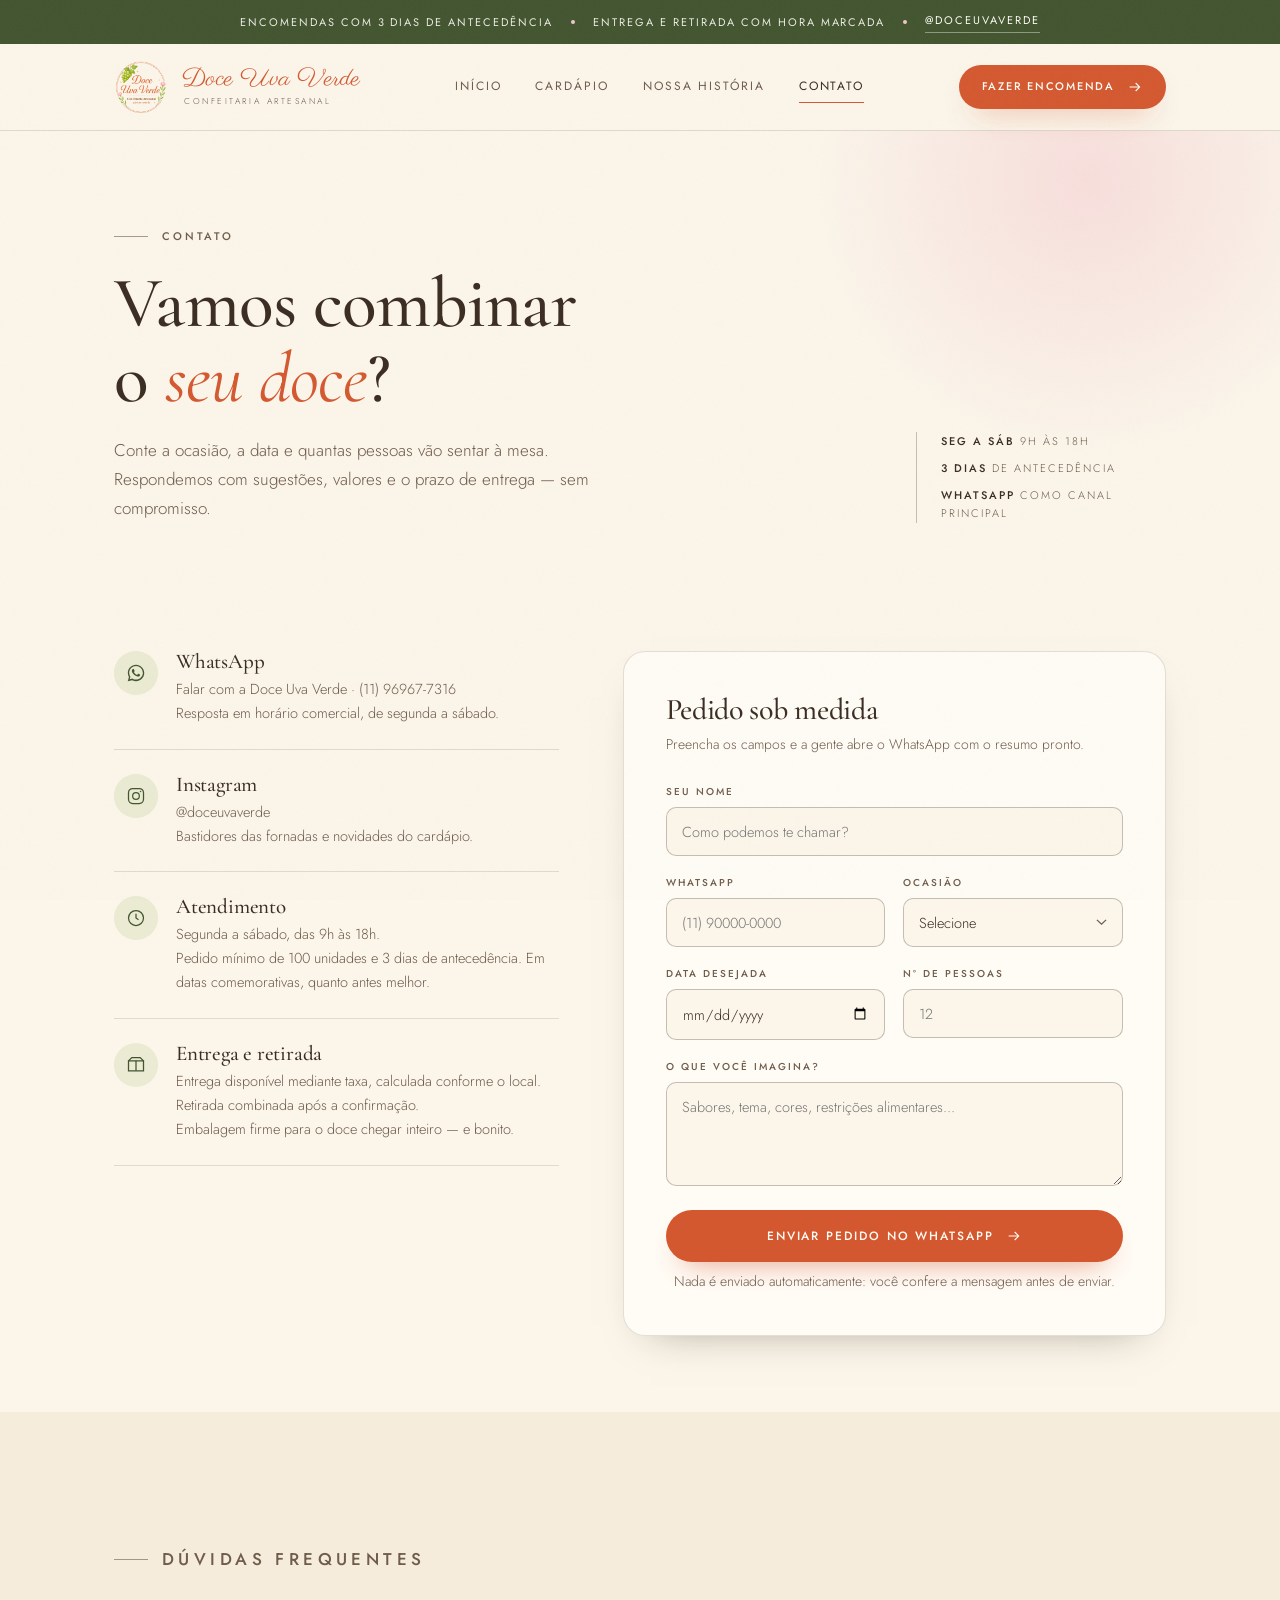
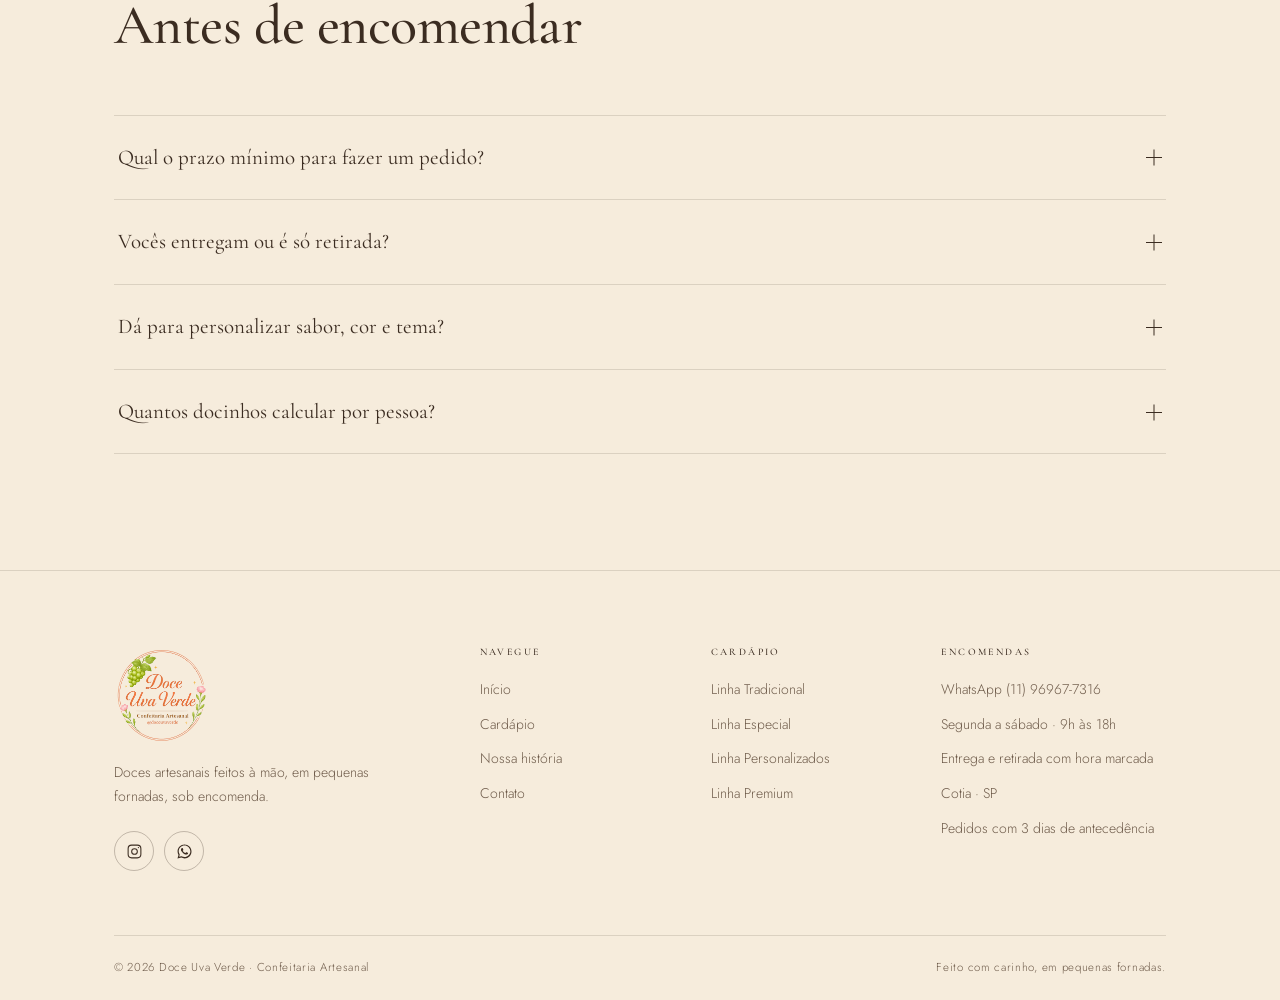
<file: contato.html>
<!DOCTYPE html>
<html lang="pt-BR">
<head>
  <meta charset="UTF-8">
  <script>document.documentElement.classList.add("js");</script>
  <meta name="viewport" content="width=device-width, initial-scale=1">
  <title>Contato e encomendas — Doce Uva Verde</title>
  <meta name="description" content="Faça sua encomenda na Doce Uva Verde pelo WhatsApp ou pelo formulário do site. Atendimento de segunda a sábado, entrega e retirada com hora marcada.">
  <meta name="theme-color" content="#fbf5ea">
  <link rel="icon" href="assets/img/favicon.png" type="image/png">
  <link rel="apple-touch-icon" href="assets/img/favicon.png">
  <link rel="stylesheet" href="assets/css/style.css">
</head>
<body>
  <a class="skip-link" href="#main">Ir para o conteúdo</a>

  <div class="announce">
    <span>Encomendas com 3 dias de antecedência</span>
    <span class="dot" aria-hidden="true"></span>
    <span>Entrega e retirada com hora marcada</span>
    <span class="dot" aria-hidden="true"></span>
    <a href="https://www.instagram.com/doceuvaverde/" data-ig target="_blank" rel="noopener">@doceuvaverde</a>
  </div>

  <header class="site-header">
    <div class="wrap site-header__inner">
      <a class="brand" href="index.html" aria-label="Doce Uva Verde — página inicial">
        <img class="brand__mark" src="assets/img/logo.png" alt="" width="54" height="54">
        <span class="brand__word">
          <strong>Doce Uva Verde</strong>
          <span>Confeitaria Artesanal</span>
        </span>
      </a>

      <nav class="nav" id="nav" aria-label="Navegação principal">
        <a class="nav__link" href="index.html">Início</a>
        <a class="nav__link" href="cardapio.html">Cardápio</a>
        <a class="nav__link" href="sobre.html">Nossa história</a>
        <a class="nav__link" href="contato.html" aria-current="page">Contato</a>
        <a class="btn btn--primary btn--small" href="#" data-wa>Encomendar</a>
      </nav>

      <div class="header-actions">
        <a class="btn btn--primary btn--small" href="#" data-wa>
          Fazer encomenda
          <svg viewBox="0 0 24 24" fill="none" stroke="currentColor" stroke-width="1.6" aria-hidden="true"><path d="M4 12h15M13 6l6 6-6 6"/></svg>
        </a>
        <button class="nav-toggle" type="button" aria-expanded="false" aria-controls="nav" aria-label="Abrir menu">
          <span></span>
        </button>
      </div>
    </div>
  </header>

  <main id="main">
    <section class="page-hero">
      <div class="wrap page-hero__grid">
        <div data-reveal>
          <p class="eyebrow">Contato</p>
          <h1>Vamos combinar o <em>seu doce</em>?</h1>
          <p>
            Conte a ocasião, a data e quantas pessoas vão sentar à mesa. Respondemos com
            sugestões, valores e o prazo de entrega — sem compromisso.
          </p>
        </div>
        <div class="page-hero__aside" data-reveal data-reveal-delay="120">
          <span><strong>Seg a sáb</strong> 9h às 18h</span>
          <span><strong>3 dias</strong> de antecedência</span>
          <span><strong>WhatsApp</strong> como canal principal</span>
        </div>
      </div>
    </section>

    <section class="section section--tight">
      <div class="wrap contact-grid">
        <div data-reveal>
          <div class="contact-card">
            <div class="contact-card__icon">
              <svg viewBox="0 0 24 24" fill="currentColor" aria-hidden="true"><path d="M12.04 2C6.6 2 2.2 6.4 2.2 11.84c0 1.74.46 3.44 1.32 4.94L2.1 22l5.36-1.4a9.84 9.84 0 0 0 4.57 1.16h.01c5.43 0 9.84-4.4 9.84-9.84C21.88 6.4 17.47 2 12.04 2Zm0 17.9h-.01a8.2 8.2 0 0 1-4.17-1.14l-.3-.18-3.1.81.83-3.03-.2-.31a8.14 8.14 0 0 1-1.25-4.32c0-4.52 3.68-8.2 8.2-8.2 2.19 0 4.25.86 5.8 2.4a8.14 8.14 0 0 1 2.4 5.8c0 4.53-3.68 8.2-8.2 8.2Zm4.5-6.14c-.25-.12-1.47-.72-1.7-.8-.22-.09-.39-.13-.55.12-.16.25-.63.8-.77.96-.14.16-.28.18-.53.06-.25-.12-1.06-.39-2.01-1.24-.74-.66-1.24-1.47-1.39-1.72-.14-.25-.01-.39.11-.51.11-.11.25-.28.37-.42.13-.15.17-.25.25-.42.08-.16.04-.31-.02-.43-.06-.12-.55-1.34-.76-1.83-.2-.48-.4-.42-.55-.42h-.47c-.16 0-.43.06-.65.3-.22.25-.86.84-.86 2.05s.88 2.38 1 2.55c.12.16 1.73 2.64 4.19 3.7.59.25 1.04.4 1.4.51.59.19 1.13.16 1.55.1.47-.07 1.47-.6 1.67-1.18.2-.58.2-1.07.14-1.18-.06-.1-.22-.16-.47-.28Z"/></svg>
            </div>
            <div>
              <h3>WhatsApp</h3>
              <p><a href="#" data-wa>Falar com a Doce Uva Verde · <span data-wa-label>(11) 96967-7316</span></a></p>
              <p>Resposta em horário comercial, de segunda a sábado.</p>
            </div>
          </div>

          <div class="contact-card">
            <div class="contact-card__icon">
              <svg viewBox="0 0 24 24" fill="none" stroke="currentColor" stroke-width="1.5" aria-hidden="true"><rect x="3" y="3" width="18" height="18" rx="5"/><circle cx="12" cy="12" r="4"/><circle cx="17.5" cy="6.5" r=".9" fill="currentColor" stroke="none"/></svg>
            </div>
            <div>
              <h3>Instagram</h3>
              <p><a href="https://www.instagram.com/doceuvaverde/" data-ig target="_blank" rel="noopener">@doceuvaverde</a></p>
              <p>Bastidores das fornadas e novidades do cardápio.</p>
            </div>
          </div>

          <div class="contact-card">
            <div class="contact-card__icon">
              <svg viewBox="0 0 24 24" fill="none" stroke="currentColor" stroke-width="1.5" aria-hidden="true"><circle cx="12" cy="12" r="9"/><path d="M12 7v5l3 2"/></svg>
            </div>
            <div>
              <h3>Atendimento</h3>
              <p>Segunda a sábado, das 9h às 18h.</p>
              <p>Pedido mínimo de 100 unidades e 3 dias de antecedência. Em datas comemorativas, quanto antes melhor.</p>
            </div>
          </div>

          <div class="contact-card">
            <div class="contact-card__icon">
              <svg viewBox="0 0 24 24" fill="none" stroke="currentColor" stroke-width="1.5" aria-hidden="true"><path d="M3 7h18v12H3z"/><path d="M3 7l4-4h10l4 4M12 7v12"/></svg>
            </div>
            <div>
              <h3>Entrega e retirada</h3>
              <p>Entrega disponível mediante taxa, calculada conforme o local. Retirada combinada após a confirmação.</p>
              <p>Embalagem firme para o doce chegar inteiro — e bonito.</p>
            </div>
          </div>
        </div>

        <form class="form" data-order-form novalidate data-reveal data-reveal-delay="100">
          <h2>Pedido sob medida</h2>
          <p>Preencha os campos e a gente abre o WhatsApp com o resumo pronto.</p>

          <div class="form__grid">
            <div class="field field--full">
              <label for="nome">Seu nome</label>
              <input id="nome" name="nome" type="text" autocomplete="name" placeholder="Como podemos te chamar?" required>
            </div>

            <div class="field">
              <label for="telefone">WhatsApp</label>
              <input id="telefone" name="telefone" type="tel" autocomplete="tel" placeholder="(11) 90000-0000" required>
            </div>

            <div class="field">
              <label for="ocasiao">Ocasião</label>
              <select id="ocasiao" name="ocasiao">
                <option value="">Selecione</option>
                <option>Aniversário</option>
                <option>Presente</option>
                <option>Festa em família</option>
                <option>Evento corporativo</option>
                <option>Outro</option>
              </select>
            </div>

            <div class="field">
              <label for="data">Data desejada</label>
              <input id="data" name="data" type="date">
            </div>

            <div class="field">
              <label for="pessoas">Nº de pessoas</label>
              <input id="pessoas" name="pessoas" type="number" min="1" step="1" placeholder="12">
            </div>

            <div class="field field--full">
              <label for="mensagem">O que você imagina?</label>
              <textarea id="mensagem" name="mensagem" placeholder="Sabores, tema, cores, restrições alimentares..."></textarea>
            </div>
          </div>

          <button class="btn btn--primary form__submit" type="submit">
            Enviar pedido no WhatsApp
            <svg viewBox="0 0 24 24" fill="none" stroke="currentColor" stroke-width="1.6" aria-hidden="true"><path d="M4 12h15M13 6l6 6-6 6"/></svg>
          </button>

          <p class="form__hint">Nada é enviado automaticamente: você confere a mensagem antes de enviar.</p>
          <p class="form__msg" role="status" aria-live="polite"></p>
        </form>
      </div>
    </section>

    <section class="section section--soft">
      <div class="wrap">
        <div class="section-head" data-reveal>
          <p class="eyebrow">Dúvidas frequentes</p>
          <h2>Antes de encomendar</h2>
        </div>

        <div class="faq" data-reveal>
          <div class="faq__item">
            <button class="faq__q" type="button" aria-expanded="false" aria-controls="faq-1">
              Qual o prazo mínimo para fazer um pedido?
              <span class="faq__icon" aria-hidden="true"></span>
            </button>
            <div class="faq__a" id="faq-1" role="region">
              <div>O prazo mínimo é de 3 dias de antecedência, porque cada doce é produzido perto da data da entrega e a agenda precisa ser reservada. Para datas comemorativas e pedidos grandes, o ideal é falar com pelo menos uma semana de antecedência.</div>
            </div>
          </div>

          <div class="faq__item">
            <button class="faq__q" type="button" aria-expanded="false" aria-controls="faq-2">
              Vocês entregam ou é só retirada?
              <span class="faq__icon" aria-hidden="true"></span>
            </button>
            <div class="faq__a" id="faq-2" role="region">
              <div>As duas opções. A entrega é feita mediante taxa, calculada conforme o local, e a retirada acontece com hora marcada após a confirmação do pedido. No WhatsApp a gente confirma o valor e a janela de entrega para a sua data.</div>
            </div>
          </div>

          <div class="faq__item">
            <button class="faq__q" type="button" aria-expanded="false" aria-controls="faq-3">
              Dá para personalizar sabor, cor e tema?
              <span class="faq__icon" aria-hidden="true"></span>
            </button>
            <div class="faq__a" id="faq-3" role="region">
              <div>Sim. Cores, carimbos e formatos temáticos dos docinhos são combinados antes da produção, assim como a mistura de sabores e linhas. Também adaptamos receitas para restrições alimentares quando possível — só avise no pedido.</div>
            </div>
          </div>

          <div class="faq__item">
            <button class="faq__q" type="button" aria-expanded="false" aria-controls="faq-4">
              Quantos docinhos calcular por pessoa?
              <span class="faq__icon" aria-hidden="true"></span>
            </button>
            <div class="faq__a" id="faq-4" role="region">
              <div>Para uma mesa de docinhos, calcule de 5 a 6 unidades por convidado. Se houver muitos sabores diferentes, 4 a 5 por pessoa já deixam a mesa bonita e farta.</div>
            </div>
          </div>
        </div>
      </div>
    </section>
  </main>

  <footer class="site-footer">
    <div class="wrap">
      <div class="footer__grid">
        <div class="footer__brand">
          <img src="assets/img/logo.png" alt="Doce Uva Verde — Confeitaria Artesanal" loading="lazy" width="96" height="94">
          <p>Doces artesanais feitos à mão, em pequenas fornadas, sob encomenda.</p>
          <div class="footer__social">
            <a href="https://www.instagram.com/doceuvaverde/" data-ig target="_blank" rel="noopener" aria-label="Instagram da Doce Uva Verde">
              <svg viewBox="0 0 24 24" fill="none" stroke="currentColor" stroke-width="1.5" aria-hidden="true"><rect x="3" y="3" width="18" height="18" rx="5"/><circle cx="12" cy="12" r="4"/><circle cx="17.5" cy="6.5" r=".9" fill="currentColor" stroke="none"/></svg>
            </a>
            <a href="#" data-wa aria-label="WhatsApp da Doce Uva Verde">
              <svg viewBox="0 0 24 24" fill="currentColor" aria-hidden="true"><path d="M12.04 2C6.6 2 2.2 6.4 2.2 11.84c0 1.74.46 3.44 1.32 4.94L2.1 22l5.36-1.4a9.84 9.84 0 0 0 4.57 1.16h.01c5.43 0 9.84-4.4 9.84-9.84C21.88 6.4 17.47 2 12.04 2Zm0 17.9h-.01a8.2 8.2 0 0 1-4.17-1.14l-.3-.18-3.1.81.83-3.03-.2-.31a8.14 8.14 0 0 1-1.25-4.32c0-4.52 3.68-8.2 8.2-8.2 2.19 0 4.25.86 5.8 2.4a8.14 8.14 0 0 1 2.4 5.8c0 4.53-3.68 8.2-8.2 8.2Zm4.5-6.14c-.25-.12-1.47-.72-1.7-.8-.22-.09-.39-.13-.55.12-.16.25-.63.8-.77.96-.14.16-.28.18-.53.06-.25-.12-1.06-.39-2.01-1.24-.74-.66-1.24-1.47-1.39-1.72-.14-.25-.01-.39.11-.51.11-.11.25-.28.37-.42.13-.15.17-.25.25-.42.08-.16.04-.31-.02-.43-.06-.12-.55-1.34-.76-1.83-.2-.48-.4-.42-.55-.42h-.47c-.16 0-.43.06-.65.3-.22.25-.86.84-.86 2.05s.88 2.38 1 2.55c.12.16 1.73 2.64 4.19 3.7.59.25 1.04.4 1.4.51.59.19 1.13.16 1.55.1.47-.07 1.47-.6 1.67-1.18.2-.58.2-1.07.14-1.18-.06-.1-.22-.16-.47-.28Z"/></svg>
            </a>
          </div>
        </div>

        <div>
          <h4 class="footer__title">Navegue</h4>
          <ul class="footer__list">
            <li><a href="index.html">Início</a></li>
            <li><a href="cardapio.html">Cardápio</a></li>
            <li><a href="sobre.html">Nossa história</a></li>
            <li><a href="contato.html">Contato</a></li>
          </ul>
        </div>

        <div>
          <h4 class="footer__title">Cardápio</h4>
          <ul class="footer__list">
            <li><a href="cardapio.html#tradicional">Linha Tradicional</a></li>
            <li><a href="cardapio.html#especial">Linha Especial</a></li>
            <li><a href="cardapio.html#personalizados">Linha Personalizados</a></li>
            <li><a href="cardapio.html#premium">Linha Premium</a></li>
          </ul>
        </div>

        <div>
          <h4 class="footer__title">Encomendas</h4>
          <ul class="footer__list">
            <li><a href="#" data-wa>WhatsApp <span data-wa-label>(11) 96967-7316</span></a></li>
            <li>Segunda a sábado · 9h às 18h</li>
            <li>Entrega e retirada com hora marcada</li>
            <li>Cotia · SP</li>
            <li>Pedidos com 3 dias de antecedência</li>
          </ul>
        </div>
      </div>

      <div class="footer__bottom">
        <span>© <span data-year>2026</span> Doce Uva Verde · Confeitaria Artesanal</span>
        <span>Feito com carinho, em pequenas fornadas.</span>
      </div>
    </div>
  </footer>

  <script src="assets/js/main.js"></script>
</body>
</html>
</file>
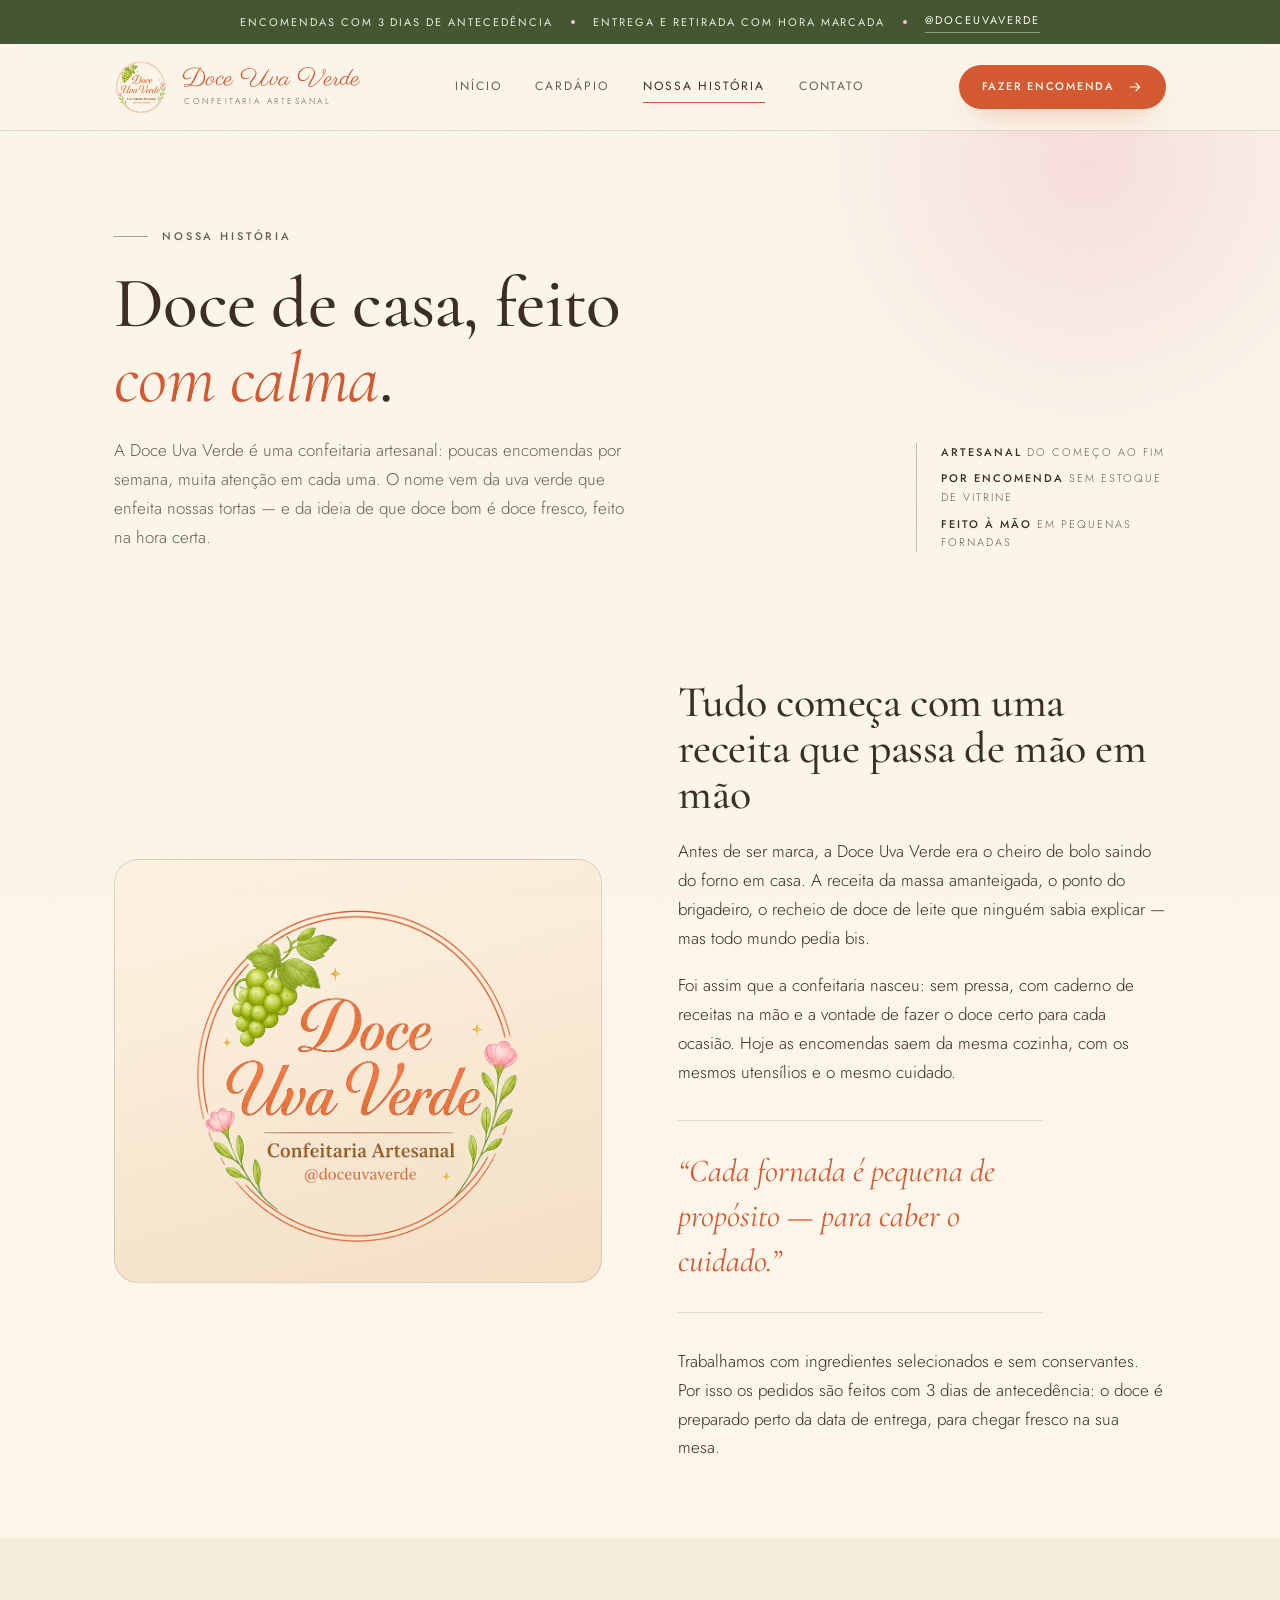
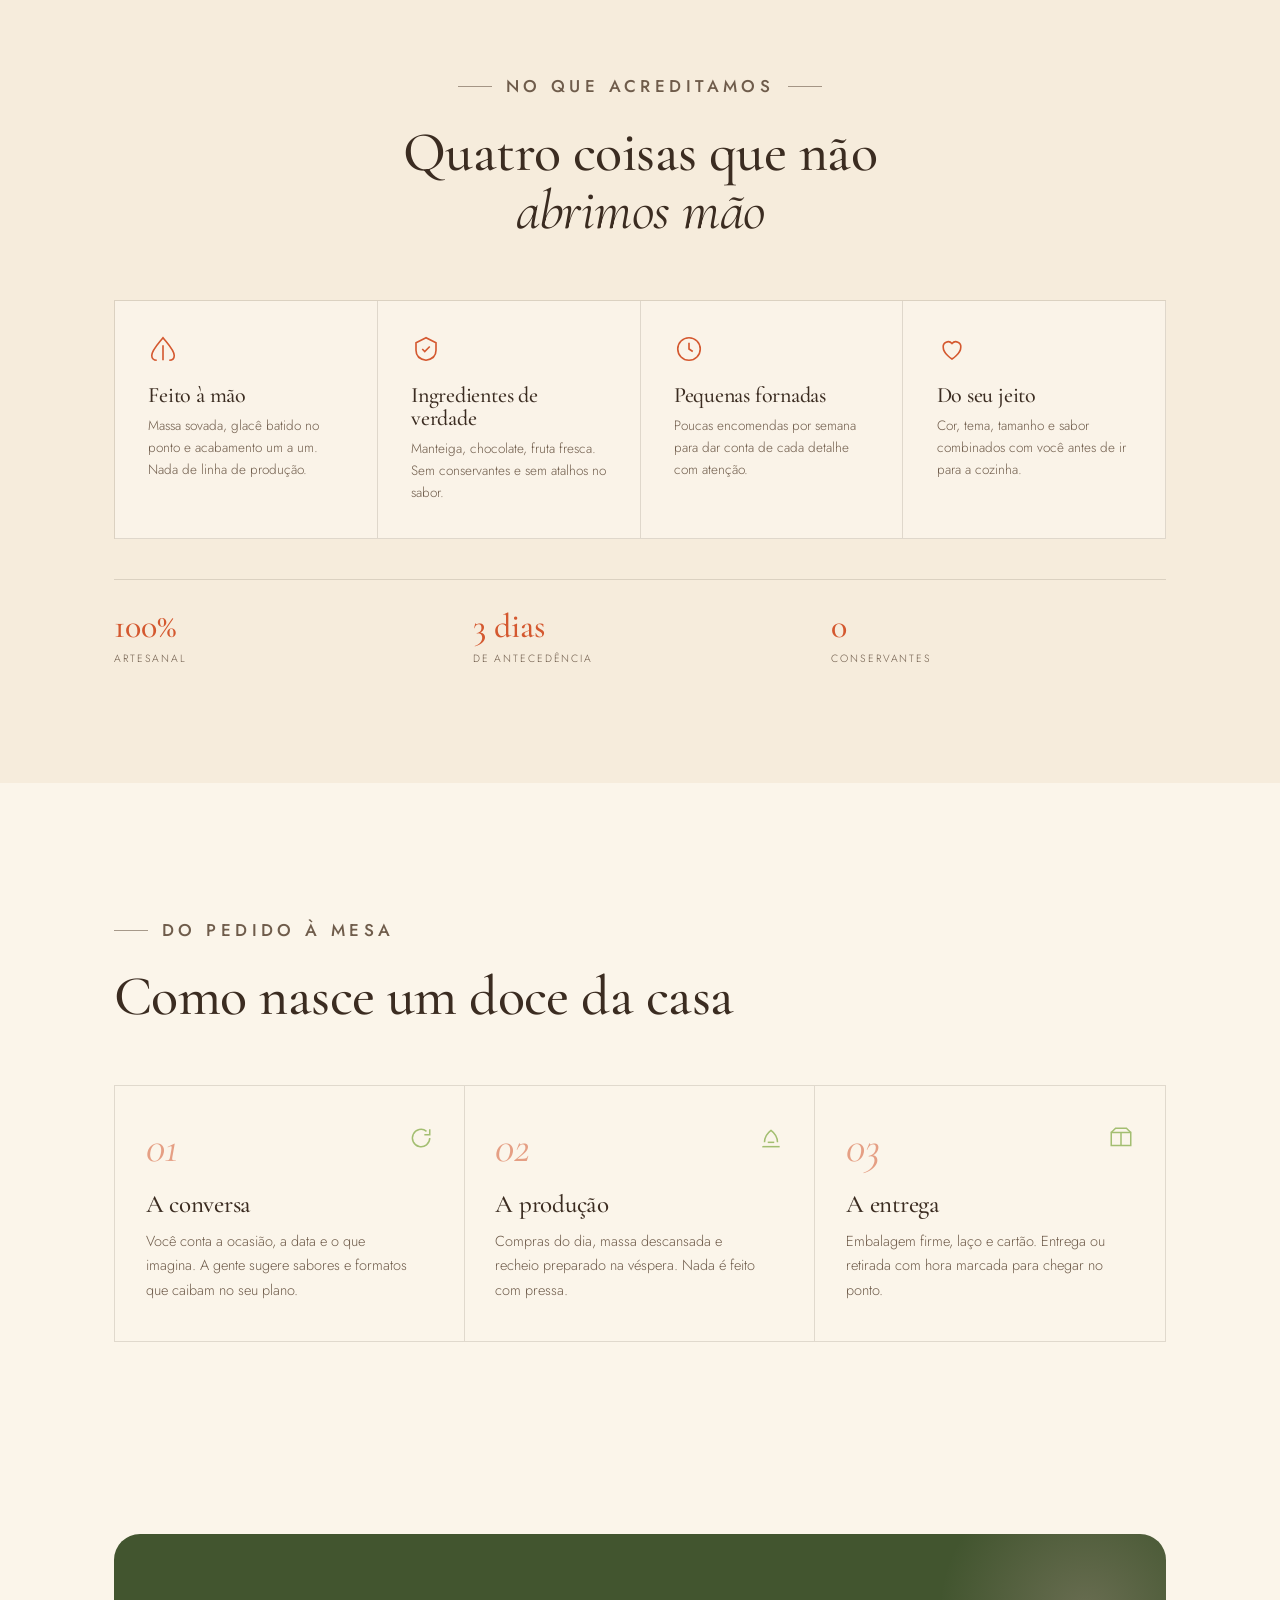
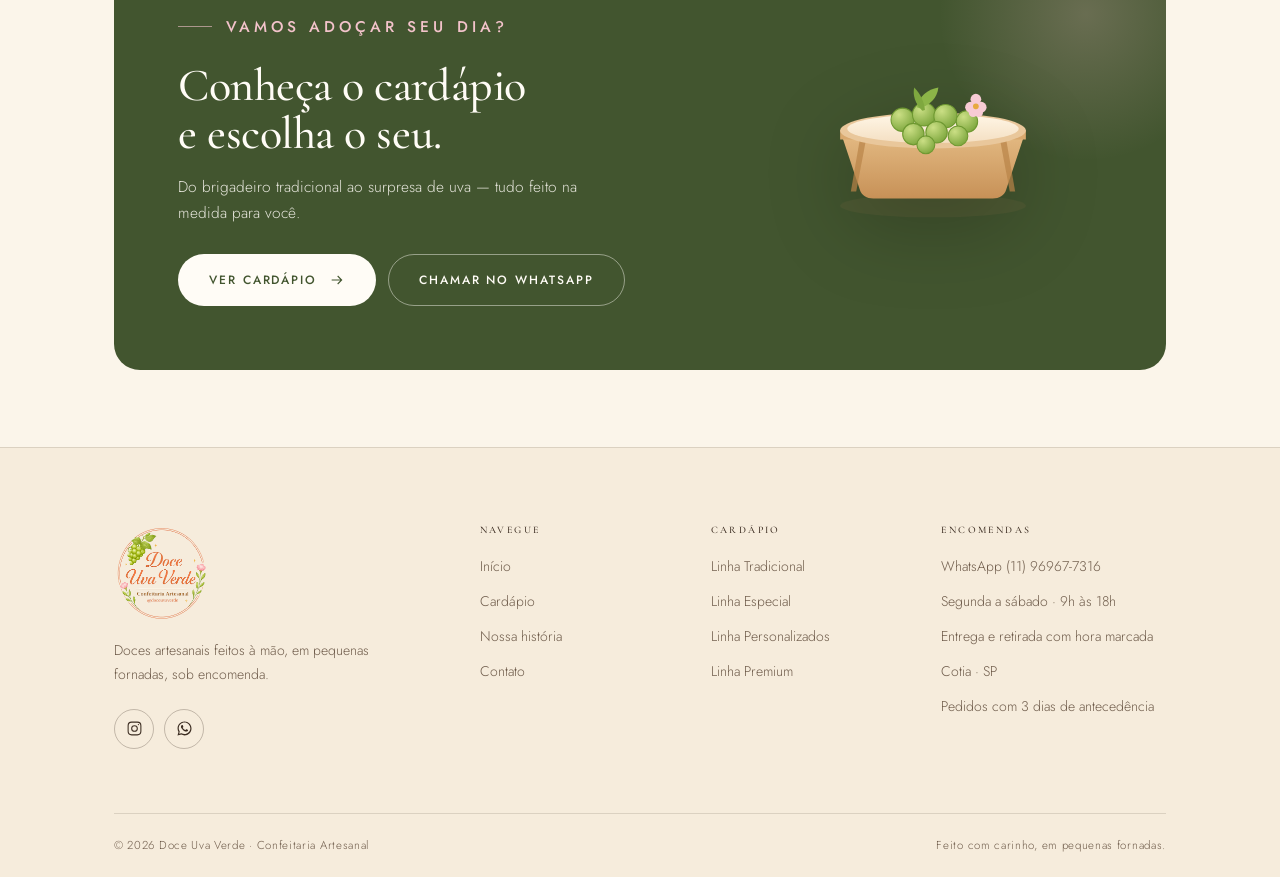
<file: sobre.html>
<!DOCTYPE html>
<html lang="pt-BR">
<head>
  <meta charset="UTF-8">
  <script>document.documentElement.classList.add("js");</script>
  <meta name="viewport" content="width=device-width, initial-scale=1">
  <title>Nossa história — Doce Uva Verde</title>
  <meta name="description" content="Conheça a Doce Uva Verde: uma confeitaria artesanal que faz doces à mão, em pequenas fornadas, com ingredientes de verdade.">
  <meta name="theme-color" content="#fbf5ea">
  <link rel="icon" href="assets/img/favicon.png" type="image/png">
  <link rel="apple-touch-icon" href="assets/img/favicon.png">
  <link rel="stylesheet" href="assets/css/style.css">
</head>
<body>
  <a class="skip-link" href="#main">Ir para o conteúdo</a>

  <div class="announce">
    <span>Encomendas com 3 dias de antecedência</span>
    <span class="dot" aria-hidden="true"></span>
    <span>Entrega e retirada com hora marcada</span>
    <span class="dot" aria-hidden="true"></span>
    <a href="https://www.instagram.com/doceuvaverde/" data-ig target="_blank" rel="noopener">@doceuvaverde</a>
  </div>

  <header class="site-header">
    <div class="wrap site-header__inner">
      <a class="brand" href="index.html" aria-label="Doce Uva Verde — página inicial">
        <img class="brand__mark" src="assets/img/logo.png" alt="" width="54" height="54">
        <span class="brand__word">
          <strong>Doce Uva Verde</strong>
          <span>Confeitaria Artesanal</span>
        </span>
      </a>

      <nav class="nav" id="nav" aria-label="Navegação principal">
        <a class="nav__link" href="index.html">Início</a>
        <a class="nav__link" href="cardapio.html">Cardápio</a>
        <a class="nav__link" href="sobre.html" aria-current="page">Nossa história</a>
        <a class="nav__link" href="contato.html">Contato</a>
        <a class="btn btn--primary btn--small" href="#" data-wa>Encomendar</a>
      </nav>

      <div class="header-actions">
        <a class="btn btn--primary btn--small" href="#" data-wa>
          Fazer encomenda
          <svg viewBox="0 0 24 24" fill="none" stroke="currentColor" stroke-width="1.6" aria-hidden="true"><path d="M4 12h15M13 6l6 6-6 6"/></svg>
        </a>
        <button class="nav-toggle" type="button" aria-expanded="false" aria-controls="nav" aria-label="Abrir menu">
          <span></span>
        </button>
      </div>
    </div>
  </header>

  <main id="main">
    <section class="page-hero">
      <div class="wrap page-hero__grid">
        <div data-reveal>
          <p class="eyebrow">Nossa história</p>
          <h1>Doce de casa, feito <em>com calma</em>.</h1>
          <p>
            A Doce Uva Verde é uma confeitaria artesanal: poucas encomendas por semana,
            muita atenção em cada uma. O nome vem da uva verde que enfeita nossas tortas —
            e da ideia de que doce bom é doce fresco, feito na hora certa.
          </p>
        </div>
        <div class="page-hero__aside" data-reveal data-reveal-delay="120">
          <span><strong>Artesanal</strong> do começo ao fim</span>
          <span><strong>Por encomenda</strong> sem estoque de vitrine</span>
          <span><strong>Feito à mão</strong> em pequenas fornadas</span>
        </div>
      </div>
    </section>

    <section class="section section--tight">
      <div class="wrap split">
        <div class="split__visual" data-reveal>
          <img src="assets/img/logo.png" alt="Emblema da Doce Uva Verde" width="760" height="745">
        </div>
        <div class="prose" data-reveal data-reveal-delay="100">
          <h2>Tudo começa com uma receita que passa de mão em mão</h2>
          <p>
            Antes de ser marca, a Doce Uva Verde era o cheiro de bolo saindo do forno em
            casa. A receita da massa amanteigada, o ponto do brigadeiro, o recheio de
            doce de leite que ninguém sabia explicar — mas todo mundo pedia bis.
          </p>
          <p>
            Foi assim que a confeitaria nasceu: sem pressa, com caderno de receitas na mão
            e a vontade de fazer o doce certo para cada ocasião. Hoje as encomendas saem da
            mesma cozinha, com os mesmos utensílios e o mesmo cuidado.
          </p>
          <blockquote class="pullquote">
            “Cada fornada é pequena de propósito — para caber o cuidado.”
          </blockquote>
          <p>
            Trabalhamos com ingredientes selecionados e sem conservantes. Por isso os
            pedidos são feitos com 3 dias de antecedência: o doce é preparado perto da
            data de entrega, para chegar fresco na sua mesa.
          </p>
        </div>
      </div>
    </section>

    <section class="section section--soft">
      <div class="wrap">
        <div class="section-head section-head--center" data-reveal>
          <p class="eyebrow eyebrow--center">No que acreditamos</p>
          <h2>Quatro coisas que não <em class="serif-italic">abrimos mão</em></h2>
        </div>

        <div class="values">
          <div class="value" data-reveal>
            <svg viewBox="0 0 24 24" fill="none" stroke="currentColor" stroke-width="1.3" aria-hidden="true">
              <path d="M7 21c-2.5 0-4-1.6-4-3.8C3 13 8 8 12 3c4 5 9 10 9 14.2 0 2.2-1.5 3.8-4 3.8"/>
              <path d="M12 21V9"/>
            </svg>
            <h3>Feito à mão</h3>
            <p>Massa sovada, glacê batido no ponto e acabamento um a um. Nada de linha de produção.</p>
          </div>
          <div class="value" data-reveal data-reveal-delay="80">
            <svg viewBox="0 0 24 24" fill="none" stroke="currentColor" stroke-width="1.3" aria-hidden="true">
              <path d="M12 3 4 7v6c0 4.5 3.4 7.3 8 8 4.6-.7 8-3.5 8-8V7z"/>
              <path d="M9 12l2 2 4-4"/>
            </svg>
            <h3>Ingredientes de verdade</h3>
            <p>Manteiga, chocolate, fruta fresca. Sem conservantes e sem atalhos no sabor.</p>
          </div>
          <div class="value" data-reveal data-reveal-delay="160">
            <svg viewBox="0 0 24 24" fill="none" stroke="currentColor" stroke-width="1.3" aria-hidden="true">
              <circle cx="12" cy="12" r="9"/>
              <path d="M12 7v5l3 2"/>
            </svg>
            <h3>Pequenas fornadas</h3>
            <p>Poucas encomendas por semana para dar conta de cada detalhe com atenção.</p>
          </div>
          <div class="value" data-reveal data-reveal-delay="240">
            <svg viewBox="0 0 24 24" fill="none" stroke="currentColor" stroke-width="1.3" aria-hidden="true">
              <path d="M12 20s-7-4.4-7-9.2A4 4 0 0 1 12 7.6a4 4 0 0 1 7 3.2C19 15.6 12 20 12 20Z"/>
            </svg>
            <h3>Do seu jeito</h3>
            <p>Cor, tema, tamanho e sabor combinados com você antes de ir para a cozinha.</p>
          </div>
        </div>

        <div class="stat-row" data-reveal>
          <div class="stat"><strong>100%</strong><span>Artesanal</span></div>
          <div class="stat"><strong>3 dias</strong><span>De antecedência</span></div>
          <div class="stat"><strong>0</strong><span>Conservantes</span></div>
        </div>
      </div>
    </section>

    <section class="section">
      <div class="wrap">
        <div class="section-head" data-reveal>
          <p class="eyebrow">Do pedido à mesa</p>
          <h2>Como nasce um doce da casa</h2>
        </div>

        <div class="steps">
          <div class="step" data-reveal>
            <span class="step__num">01</span>
            <svg class="step__icon" viewBox="0 0 24 24" fill="none" stroke="currentColor" stroke-width="1.4" aria-hidden="true"><path d="M21 12a8 8 0 1 1-3-6.2"/><path d="M21 4v5h-5"/></svg>
            <h3>A conversa</h3>
            <p>Você conta a ocasião, a data e o que imagina. A gente sugere sabores e formatos que caibam no seu plano.</p>
          </div>
          <div class="step" data-reveal data-reveal-delay="100">
            <span class="step__num">02</span>
            <svg class="step__icon" viewBox="0 0 24 24" fill="none" stroke="currentColor" stroke-width="1.4" aria-hidden="true"><path d="M4 20h16"/><path d="M6 16c0-4 2-8 6-11 4 3 6 7 6 11"/><path d="M9 16h6"/></svg>
            <h3>A produção</h3>
            <p>Compras do dia, massa descansada e recheio preparado na véspera. Nada é feito com pressa.</p>
          </div>
          <div class="step" data-reveal data-reveal-delay="200">
            <span class="step__num">03</span>
            <svg class="step__icon" viewBox="0 0 24 24" fill="none" stroke="currentColor" stroke-width="1.4" aria-hidden="true"><path d="M3 7h18v12H3z"/><path d="M3 7l4-4h10l4 4M12 7v12"/></svg>
            <h3>A entrega</h3>
            <p>Embalagem firme, laço e cartão. Entrega ou retirada com hora marcada para chegar no ponto.</p>
          </div>
        </div>
      </div>
    </section>

    <section class="section section--tight">
      <div class="wrap">
        <div class="band" data-reveal>
          <div>
            <p class="eyebrow">Vamos adoçar seu dia?</p>
            <h2>Conheça o cardápio e escolha o seu.</h2>
            <p>Do brigadeiro tradicional ao surpresa de uva — tudo feito na medida para você.</p>
            <div class="band__actions">
              <a class="btn btn--cream" href="cardapio.html">
                Ver cardápio
                <svg viewBox="0 0 24 24" fill="none" stroke="currentColor" stroke-width="1.6" aria-hidden="true"><path d="M4 12h15M13 6l6 6-6 6"/></svg>
              </a>
              <a class="btn btn--outline" href="#" data-wa style="border-color:rgba(255,252,246,.45);color:#fffcf6">Chamar no WhatsApp</a>
            </div>
          </div>
          <div class="band__visual">
            <img src="assets/img/il-torta.svg" alt="Torta de uvas da Doce Uva Verde" loading="lazy">
          </div>
        </div>
      </div>
    </section>
  </main>

  <footer class="site-footer">
    <div class="wrap">
      <div class="footer__grid">
        <div class="footer__brand">
          <img src="assets/img/logo.png" alt="Doce Uva Verde — Confeitaria Artesanal" loading="lazy" width="96" height="94">
          <p>Doces artesanais feitos à mão, em pequenas fornadas, sob encomenda.</p>
          <div class="footer__social">
            <a href="https://www.instagram.com/doceuvaverde/" data-ig target="_blank" rel="noopener" aria-label="Instagram da Doce Uva Verde">
              <svg viewBox="0 0 24 24" fill="none" stroke="currentColor" stroke-width="1.5" aria-hidden="true"><rect x="3" y="3" width="18" height="18" rx="5"/><circle cx="12" cy="12" r="4"/><circle cx="17.5" cy="6.5" r=".9" fill="currentColor" stroke="none"/></svg>
            </a>
            <a href="#" data-wa aria-label="WhatsApp da Doce Uva Verde">
              <svg viewBox="0 0 24 24" fill="currentColor" aria-hidden="true"><path d="M12.04 2C6.6 2 2.2 6.4 2.2 11.84c0 1.74.46 3.44 1.32 4.94L2.1 22l5.36-1.4a9.84 9.84 0 0 0 4.57 1.16h.01c5.43 0 9.84-4.4 9.84-9.84C21.88 6.4 17.47 2 12.04 2Zm0 17.9h-.01a8.2 8.2 0 0 1-4.17-1.14l-.3-.18-3.1.81.83-3.03-.2-.31a8.14 8.14 0 0 1-1.25-4.32c0-4.52 3.68-8.2 8.2-8.2 2.19 0 4.25.86 5.8 2.4a8.14 8.14 0 0 1 2.4 5.8c0 4.53-3.68 8.2-8.2 8.2Zm4.5-6.14c-.25-.12-1.47-.72-1.7-.8-.22-.09-.39-.13-.55.12-.16.25-.63.8-.77.96-.14.16-.28.18-.53.06-.25-.12-1.06-.39-2.01-1.24-.74-.66-1.24-1.47-1.39-1.72-.14-.25-.01-.39.11-.51.11-.11.25-.28.37-.42.13-.15.17-.25.25-.42.08-.16.04-.31-.02-.43-.06-.12-.55-1.34-.76-1.83-.2-.48-.4-.42-.55-.42h-.47c-.16 0-.43.06-.65.3-.22.25-.86.84-.86 2.05s.88 2.38 1 2.55c.12.16 1.73 2.64 4.19 3.7.59.25 1.04.4 1.4.51.59.19 1.13.16 1.55.1.47-.07 1.47-.6 1.67-1.18.2-.58.2-1.07.14-1.18-.06-.1-.22-.16-.47-.28Z"/></svg>
            </a>
          </div>
        </div>

        <div>
          <h4 class="footer__title">Navegue</h4>
          <ul class="footer__list">
            <li><a href="index.html">Início</a></li>
            <li><a href="cardapio.html">Cardápio</a></li>
            <li><a href="sobre.html">Nossa história</a></li>
            <li><a href="contato.html">Contato</a></li>
          </ul>
        </div>

        <div>
          <h4 class="footer__title">Cardápio</h4>
          <ul class="footer__list">
            <li><a href="cardapio.html#tradicional">Linha Tradicional</a></li>
            <li><a href="cardapio.html#especial">Linha Especial</a></li>
            <li><a href="cardapio.html#personalizados">Linha Personalizados</a></li>
            <li><a href="cardapio.html#premium">Linha Premium</a></li>
          </ul>
        </div>

        <div>
          <h4 class="footer__title">Encomendas</h4>
          <ul class="footer__list">
            <li><a href="#" data-wa>WhatsApp <span data-wa-label>(11) 96967-7316</span></a></li>
            <li>Segunda a sábado · 9h às 18h</li>
            <li>Entrega e retirada com hora marcada</li>
            <li>Cotia · SP</li>
            <li>Pedidos com 3 dias de antecedência</li>
          </ul>
        </div>
      </div>

      <div class="footer__bottom">
        <span>© <span data-year>2026</span> Doce Uva Verde · Confeitaria Artesanal</span>
        <span>Feito com carinho, em pequenas fornadas.</span>
      </div>
    </div>
  </footer>

  <script src="assets/js/main.js"></script>
</body>
</html>
</file>
<file: assets/css/style.css>
@import url("../fonts/fonts.css");

/* ==========================================================================
   Doce Uva Verde — Confeitaria Artesanal
   Design tokens
   ========================================================================== */

:root {
  --cream: #fbf5ea;
  --cream-soft: #f6ecdc;
  --paper: #fffcf6;
  --ink: #3b2c21;
  --ink-soft: #6f5c4b;
  --line: rgba(59, 44, 33, 0.14);
  --line-strong: rgba(59, 44, 33, 0.28);
  --terra: #d4582f;
  --terra-deep: #b8451f;
  --green: #7fa83f;
  --green-deep: #42552f;
  --pink: #f3c3cb;
  --pink-deep: #e79aa6;
  --gold: #dfae5e;

  --serif: "Cormorant Garamond", "Iowan Old Style", Georgia, serif;
  --script: "Parisienne", "Segoe Script", cursive;
  --sans: "Jost", "Helvetica Neue", Arial, sans-serif;

  --shadow-soft: 0 30px 70px -40px rgba(59, 44, 33, 0.45);
  --shadow-card: 0 18px 40px -28px rgba(59, 44, 33, 0.5);

  --radius-arch: 200px 200px 14px 14px;
  --wrap: 1180px;
  --gutter: clamp(20px, 5vw, 64px);
  --section-y: clamp(64px, 9vw, 128px);

  --ease: cubic-bezier(0.22, 0.61, 0.36, 1);
}

/* ==========================================================================
   Reset & base
   ========================================================================== */

*,
*::before,
*::after {
  box-sizing: border-box;
}

html {
  -webkit-text-size-adjust: 100%;
  scroll-behavior: smooth;
}

body {
  margin: 0;
  background: var(--cream);
  color: var(--ink);
  font-family: var(--sans);
  font-weight: 300;
  font-size: 17px;
  line-height: 1.7;
  -webkit-font-smoothing: antialiased;
  overflow-x: hidden;
}

/* subtle paper grain */
body::before {
  content: "";
  position: fixed;
  inset: 0;
  pointer-events: none;
  z-index: 999;
  opacity: 0.35;
  background-image: url("data:image/svg+xml,%3Csvg xmlns='http://www.w3.org/2000/svg' width='180' height='180'%3E%3Cfilter id='n'%3E%3CfeTurbulence type='fractalNoise' baseFrequency='0.82' numOctaves='3' stitchTiles='stitch'/%3E%3CfeColorMatrix type='saturate' values='0'/%3E%3C/filter%3E%3Crect width='180' height='180' filter='url(%23n)' opacity='0.10'/%3E%3C/svg%3E");
}

img,
svg {
  display: block;
  max-width: 100%;
  height: auto;
}

a {
  color: inherit;
  text-decoration: none;
}

h1,
h2,
h3,
h4,
p,
figure,
blockquote {
  margin: 0;
}

h1,
h2,
h3,
h4 {
  font-family: var(--serif);
  font-weight: 500;
  line-height: 1.04;
  letter-spacing: -0.01em;
}

button {
  font: inherit;
  color: inherit;
  background: none;
  border: 0;
  cursor: pointer;
}

::selection {
  background: var(--terra);
  color: var(--paper);
}

:focus-visible {
  outline: 2px solid var(--terra);
  outline-offset: 3px;
}

/* ==========================================================================
   Utilities
   ========================================================================== */

.wrap {
  width: 100%;
  max-width: var(--wrap);
  margin-inline: auto;
  padding-inline: var(--gutter);
}

.section {
  padding-block: var(--section-y);
  position: relative;
}

.section--soft {
  background: var(--cream-soft);
}

.section--paper {
  background: var(--paper);
}

.section--tight {
  padding-block: clamp(48px, 6vw, 80px);
}

.eyebrow {
  display: inline-flex;
  align-items: center;
  gap: 14px;
  font-family: var(--sans);
  font-size: 11px;
  font-weight: 500;
  letter-spacing: 0.26em;
  text-transform: uppercase;
  color: var(--terra);
  margin-bottom: 22px;
}

.eyebrow::before {
  content: "";
  width: 34px;
  height: 1px;
  background: currentColor;
  opacity: 0.6;
}

.eyebrow--center {
  justify-content: center;
}

.eyebrow--center::after {
  content: "";
  width: 34px;
  height: 1px;
  background: currentColor;
  opacity: 0.6;
}

.section-head {
  max-width: 640px;
  margin-bottom: clamp(36px, 5vw, 60px);
}

.section-head--center {
  margin-inline: auto;
  text-align: center;
}

.section-head h2 {
  font-size: clamp(34px, 4.4vw, 56px);
}

.section-head p {
  margin-top: 18px;
  color: var(--ink-soft);
  font-size: 17px;
  max-width: 54ch;
}

.section-head--center p {
  margin-inline: auto;
}

.lead {
  font-size: clamp(17px, 1.6vw, 19px);
  color: var(--ink-soft);
  line-height: 1.75;
}

.serif-italic {
  font-family: var(--serif);
  font-style: italic;
  font-weight: 400;
}

.script {
  font-family: var(--script);
  font-weight: 400;
  line-height: 1;
}

.hairline {
  height: 1px;
  background: var(--line);
  border: 0;
  margin: 0;
}

.sr-only {
  position: absolute;
  width: 1px;
  height: 1px;
  padding: 0;
  margin: -1px;
  overflow: hidden;
  clip: rect(0 0 0 0);
  white-space: nowrap;
  border: 0;
}

.skip-link {
  position: absolute;
  top: -60px;
  left: 16px;
  z-index: 200;
  padding: 12px 20px;
  background: var(--ink);
  color: var(--paper);
  border-radius: 999px;
  font-size: 13px;
  letter-spacing: 0.08em;
  transition: top 0.2s var(--ease);
}

.skip-link:focus {
  top: 16px;
}

/* ==========================================================================
   Buttons
   ========================================================================== */

.btn {
  display: inline-flex;
  align-items: center;
  justify-content: center;
  gap: 12px;
  min-height: 52px;
  padding: 0 30px;
  border-radius: 999px;
  border: 1px solid transparent;
  font-family: var(--sans);
  font-size: 12px;
  font-weight: 500;
  letter-spacing: 0.16em;
  text-transform: uppercase;
  transition: transform 0.25s var(--ease), background 0.25s var(--ease),
    color 0.25s var(--ease), border-color 0.25s var(--ease), box-shadow 0.25s var(--ease);
}

.btn svg {
  width: 16px;
  height: 16px;
  flex: none;
  transition: transform 0.25s var(--ease);
}

.btn:hover svg {
  transform: translateX(3px);
}

.btn--primary {
  background: var(--terra);
  color: var(--paper);
  box-shadow: 0 14px 30px -18px rgba(212, 88, 47, 0.9);
}

.btn--primary:hover {
  background: var(--terra-deep);
  transform: translateY(-2px);
}

.btn--outline {
  border-color: var(--line-strong);
  color: var(--ink);
}

.btn--outline:hover {
  border-color: var(--ink);
  background: rgba(59, 44, 33, 0.04);
  transform: translateY(-2px);
}

.btn--cream {
  background: var(--paper);
  color: var(--green-deep);
}

.btn--cream:hover {
  background: #fff;
  transform: translateY(-2px);
}

.btn--small {
  min-height: 44px;
  padding: 0 22px;
  font-size: 11px;
}

.link-arrow {
  display: inline-flex;
  align-items: center;
  gap: 10px;
  font-size: 12px;
  font-weight: 500;
  letter-spacing: 0.16em;
  text-transform: uppercase;
  color: var(--terra);
  border-bottom: 1px solid rgba(212, 88, 47, 0.3);
  padding-bottom: 6px;
  transition: gap 0.25s var(--ease), border-color 0.25s var(--ease);
}

.link-arrow:hover {
  gap: 16px;
  border-color: var(--terra);
}

.link-arrow svg {
  width: 14px;
  height: 14px;
}

/* ==========================================================================
   Announcement bar
   ========================================================================== */

.announce {
  background: var(--green-deep);
  color: rgba(255, 252, 246, 0.9);
  font-size: 11px;
  letter-spacing: 0.18em;
  text-transform: uppercase;
  font-weight: 400;
  text-align: center;
  padding: 11px 18px;
  display: flex;
  align-items: center;
  justify-content: center;
  gap: 18px;
  flex-wrap: wrap;
}

.announce a {
  color: var(--paper);
  border-bottom: 1px solid rgba(255, 252, 246, 0.4);
  padding-bottom: 2px;
  transition: border-color 0.2s var(--ease);
}

.announce a:hover {
  border-color: var(--paper);
}

.announce .dot {
  width: 4px;
  height: 4px;
  border-radius: 50%;
  background: var(--pink);
}

/* ==========================================================================
   Header
   ========================================================================== */

.site-header {
  position: sticky;
  top: 0;
  z-index: 100;
  background: rgba(251, 245, 234, 0.9);
  backdrop-filter: blur(14px);
  border-bottom: 1px solid var(--line);
}

.site-header__inner {
  display: flex;
  align-items: center;
  justify-content: space-between;
  gap: 28px;
  min-height: 86px;
}

.brand {
  display: inline-flex;
  align-items: center;
  gap: 14px;
  flex: none;
}

.brand__mark {
  width: 54px;
  height: 54px;
  object-fit: contain;
}

.brand__word {
  display: flex;
  flex-direction: column;
  line-height: 1;
}

.brand__word strong {
  font-family: var(--script);
  font-size: 25px;
  font-weight: 400;
  color: var(--terra);
  letter-spacing: 0.01em;
}

.brand__word span {
  font-size: 8.5px;
  letter-spacing: 0.3em;
  text-transform: uppercase;
  color: var(--ink-soft);
  margin-top: 5px;
  padding-left: 2px;
}

.nav {
  display: flex;
  align-items: center;
  gap: 34px;
}

.nav__link {
  position: relative;
  font-size: 12px;
  letter-spacing: 0.16em;
  text-transform: uppercase;
  font-weight: 400;
  color: var(--ink-soft);
  padding-block: 8px;
  transition: color 0.2s var(--ease);
}

.nav__link::after {
  content: "";
  position: absolute;
  left: 0;
  bottom: 2px;
  width: 100%;
  height: 1px;
  background: var(--terra);
  transform: scaleX(0);
  transform-origin: left;
  transition: transform 0.3s var(--ease);
}

.nav__link:hover,
.nav__link[aria-current="page"] {
  color: var(--ink);
}

.nav__link:hover::after,
.nav__link[aria-current="page"]::after {
  transform: scaleX(1);
}

.header-actions {
  display: flex;
  align-items: center;
  gap: 14px;
}

.nav > .btn {
  display: none;
}

.nav-toggle {
  display: none;
  width: 46px;
  height: 46px;
  border: 1px solid var(--line-strong);
  border-radius: 50%;
  align-items: center;
  justify-content: center;
}

.nav-toggle span {
  position: relative;
  width: 18px;
  height: 1px;
  background: var(--ink);
  transition: transform 0.25s var(--ease), background 0.2s var(--ease);
}

.nav-toggle span::before,
.nav-toggle span::after {
  content: "";
  position: absolute;
  left: 0;
  width: 18px;
  height: 1px;
  background: var(--ink);
  transition: transform 0.25s var(--ease);
}

.nav-toggle span::before {
  top: -6px;
}

.nav-toggle span::after {
  top: 6px;
}

.nav-toggle[aria-expanded="true"] span {
  background: transparent;
}

.nav-toggle[aria-expanded="true"] span::before {
  transform: translateY(6px) rotate(45deg);
}

.nav-toggle[aria-expanded="true"] span::after {
  transform: translateY(-6px) rotate(-45deg);
}

/* ==========================================================================
   Hero
   ========================================================================== */

.hero {
  position: relative;
  padding-block: clamp(40px, 5vw, 70px) clamp(56px, 7vw, 96px);
  overflow: hidden;
}

.hero::before {
  content: "";
  position: absolute;
  z-index: -1;
  top: -30%;
  right: -10%;
  width: 70vw;
  height: 70vw;
  background: radial-gradient(circle, rgba(243, 195, 203, 0.5), transparent 62%);
  pointer-events: none;
}

.hero::after {
  content: "";
  position: absolute;
  z-index: -1;
  bottom: -20%;
  left: -18%;
  width: 52vw;
  height: 52vw;
  background: radial-gradient(circle, rgba(223, 174, 94, 0.22), transparent 65%);
  pointer-events: none;
}

.hero__grid {
  display: grid;
  grid-template-columns: 1.02fr 0.98fr;
  gap: clamp(32px, 5vw, 72px);
  align-items: center;
}

.hero__copy {
  max-width: 550px;
}

.hero h1 {
  font-size: clamp(44px, 6vw, 82px);
  line-height: 0.98;
  letter-spacing: -0.02em;
}

.hero h1 em {
  font-style: italic;
  color: var(--terra);
}

.hero__lead {
  margin-top: 26px;
  max-width: 44ch;
  color: var(--ink-soft);
  font-size: clamp(16px, 1.5vw, 18px);
}

.hero__actions {
  display: flex;
  flex-wrap: wrap;
  gap: 14px;
  margin-top: 34px;
}

.hero__meta {
  display: flex;
  flex-wrap: wrap;
  gap: 12px 30px;
  margin-top: 42px;
  padding-top: 24px;
  border-top: 1px solid var(--line);
  font-size: 11px;
  letter-spacing: 0.14em;
  text-transform: uppercase;
  color: var(--ink-soft);
}

.hero__meta span {
  display: inline-flex;
  align-items: center;
  gap: 9px;
}

.hero__meta svg {
  width: 15px;
  height: 15px;
  color: var(--green);
  flex: none;
}

.hero__visual {
  position: relative;
  display: flex;
  justify-content: center;
}

.arch {
  position: relative;
  width: min(100%, 470px);
  aspect-ratio: 0.86;
  border-radius: var(--radius-arch);
  background: radial-gradient(120% 90% at 50% 18%, #fff9ee, #f2e3cd 62%, #ead6bd);
  border: 1px solid rgba(59, 44, 33, 0.1);
  box-shadow: var(--shadow-soft);
  display: grid;
  place-items: center;
  align-content: center;
  overflow: hidden;
  padding-bottom: 0;
}

.arch::before {
  content: "";
  position: absolute;
  inset: 18px;
  border: 1px solid rgba(59, 44, 33, 0.12);
  border-radius: calc(var(--radius-arch) - 14px);
  pointer-events: none;
}

.arch__logo {
  width: min(78%, 340px);
  height: auto;
  filter: drop-shadow(0 18px 26px rgba(59, 44, 33, 0.12));
}

.arch__caption {
  position: absolute;
  bottom: 24px;
  left: 0;
  right: 0;
  text-align: center;
  font-size: 9.5px;
  letter-spacing: 0.34em;
  text-transform: uppercase;
  color: var(--ink-soft);
}

.badge {
  position: absolute;
  left: max(-34px, -4vw);
  bottom: 2%;
  width: 138px;
  height: 138px;
  border-radius: 50%;
  background: var(--green-deep);
  color: var(--paper);
  display: grid;
  place-items: center;
  box-shadow: 0 20px 40px -22px rgba(66, 85, 47, 0.9);
}

.badge__ring {
  position: absolute;
  inset: 0;
  animation: spin 26s linear infinite;
}

.badge__ring text {
  font-family: var(--sans);
  font-size: 7.4px;
  letter-spacing: 0.14em;
  text-transform: uppercase;
  fill: rgba(255, 252, 246, 0.85);
}

.badge__center {
  font-family: var(--script);
  font-size: 26px;
  line-height: 1;
  color: var(--pink);
  transform: rotate(-8deg);
}

@keyframes spin {
  to {
    transform: rotate(360deg);
  }
}

/* floating decor */
.decor {
  position: absolute;
  pointer-events: none;
  color: var(--green);
}

.decor--grapes {
  width: 118px;
  top: 3%;
  right: 2%;
  opacity: 0.85;
  transform: rotate(8deg);
}

.decor--flower {
  width: 74px;
  bottom: 6%;
  right: 6%;
  opacity: 0.9;
  transform: rotate(-10deg);
}

/* ==========================================================================
   Marquee
   ========================================================================== */

.marquee {
  background: var(--terra);
  color: var(--paper);
  padding-block: 16px;
  overflow: hidden;
  position: relative;
}

.marquee__track {
  display: flex;
  width: max-content;
  animation: marquee 34s linear infinite;
}

.marquee:hover .marquee__track {
  animation-play-state: paused;
}

.marquee__group {
  display: flex;
  align-items: center;
  gap: 34px;
  padding-right: 34px;
  font-size: 11px;
  letter-spacing: 0.24em;
  text-transform: uppercase;
  white-space: nowrap;
}

.marquee__group svg {
  width: 12px;
  height: 12px;
  opacity: 0.75;
  flex: none;
}

@keyframes marquee {
  to {
    transform: translateX(-50%);
  }
}

/* ==========================================================================
   Product cards
   ========================================================================== */

.grid-3 {
  display: grid;
  grid-template-columns: repeat(3, 1fr);
  gap: clamp(20px, 2.4vw, 32px);
}

.grid-2 {
  display: grid;
  grid-template-columns: repeat(2, 1fr);
  gap: clamp(20px, 2.4vw, 32px);
}

.card {
  position: relative;
  display: flex;
  flex-direction: column;
  background: var(--paper);
  border: 1px solid var(--line);
  border-radius: 20px;
  overflow: hidden;
  transition: transform 0.4s var(--ease), box-shadow 0.4s var(--ease),
    border-color 0.4s var(--ease);
}

.card:hover {
  transform: translateY(-6px);
  box-shadow: var(--shadow-card);
  border-color: rgba(59, 44, 33, 0.22);
}

.card__media {
  position: relative;
  background: linear-gradient(165deg, #fdf3e3, #f7e6d0);
  padding: 14px 14px 0;
}

.card__media-inner {
  position: relative;
  border-radius: 180px 180px 10px 10px;
  background: radial-gradient(110% 90% at 50% 15%, #fffaf0, #f6e5cf);
  overflow: hidden;
  aspect-ratio: 1.1;
}

.card__media img {
  position: absolute;
  inset: 9% 9% 4%;
  width: 82%;
  height: 87%;
  object-fit: contain;
  transition: transform 0.5s var(--ease);
}

.card:hover .card__media img {
  transform: scale(1.045);
}

.tag {
  position: absolute;
  top: 18px;
  left: 18px;
  z-index: 2;
  background: rgba(255, 252, 246, 0.94);
  color: var(--terra);
  border: 1px solid rgba(212, 88, 47, 0.28);
  border-radius: 999px;
  padding: 6px 12px;
  font-size: 9px;
  letter-spacing: 0.2em;
  text-transform: uppercase;
  font-weight: 500;
}

.card__body {
  display: flex;
  flex-direction: column;
  flex: 1;
  padding: 26px 26px 24px;
}

.card__body h3 {
  font-size: 27px;
  letter-spacing: -0.01em;
}

.card__body p {
  margin-top: 10px;
  font-size: 14.5px;
  line-height: 1.7;
  color: var(--ink-soft);
}

.card__foot {
  margin-top: auto;
  padding-top: 22px;
  display: flex;
  align-items: baseline;
  justify-content: space-between;
  gap: 12px;
  border-top: 1px solid var(--line);
  margin-top: 24px;
}

.card__price {
  font-family: var(--serif);
  font-size: 17px;
  font-style: italic;
  color: var(--ink);
}

.card__price span {
  display: block;
  font-family: var(--sans);
  font-style: normal;
  font-size: 9.5px;
  letter-spacing: 0.18em;
  text-transform: uppercase;
  color: var(--ink-soft);
  margin-bottom: 2px;
}

.card__link {
  font-size: 10.5px;
  letter-spacing: 0.18em;
  text-transform: uppercase;
  color: var(--terra);
  display: inline-flex;
  align-items: center;
  gap: 7px;
  white-space: nowrap;
}

.card__link svg {
  width: 13px;
  height: 13px;
  transition: transform 0.25s var(--ease);
}

.card:hover .card__link svg {
  transform: translateX(4px);
}

/* ==========================================================================
   Story split
   ========================================================================== */

.story {
  display: grid;
  grid-template-columns: 0.95fr 1.05fr;
  gap: clamp(32px, 6vw, 88px);
  align-items: center;
}

.story__visual {
  position: relative;
}

.story__frame {
  position: relative;
  border-radius: var(--radius-arch);
  overflow: hidden;
  background: linear-gradient(170deg, #fff9ee, #f2dfc6);
  border: 1px solid rgba(59, 44, 33, 0.1);
  aspect-ratio: 0.9;
}

.story__frame img {
  position: absolute;
  inset: 8% 5% 6%;
  width: 90%;
  height: 86%;
  object-fit: contain;
}

.story__stamp {
  position: absolute;
  right: -14px;
  top: 10%;
  width: 112px;
  height: 112px;
  border-radius: 50%;
  background: var(--paper);
  border: 1px dashed rgba(59, 44, 33, 0.3);
  display: grid;
  place-items: center;
  text-align: center;
  font-size: 9px;
  letter-spacing: 0.2em;
  text-transform: uppercase;
  color: var(--ink-soft);
  line-height: 1.7;
  transform: rotate(8deg);
  box-shadow: 0 14px 30px -22px rgba(59, 44, 33, 0.6);
}

.story__stamp strong {
  display: block;
  font-family: var(--script);
  font-size: 24px;
  letter-spacing: 0;
  text-transform: none;
  color: var(--terra);
  font-weight: 400;
  margin-bottom: 2px;
}

.story h2 {
  font-size: clamp(34px, 4.2vw, 54px);
  max-width: 14ch;
}

.story p {
  margin-top: 22px;
  color: var(--ink-soft);
  max-width: 52ch;
}

.story__quote {
  margin-top: 30px;
  padding-left: 22px;
  border-left: 2px solid var(--pink-deep);
  font-family: var(--serif);
  font-style: italic;
  font-size: 21px;
  line-height: 1.5;
  color: var(--ink);
}

.story__sign {
  margin-top: 30px;
  font-family: var(--script);
  font-size: 34px;
  color: var(--terra);
}

.story__sign small {
  display: block;
  font-family: var(--sans);
  font-size: 9.5px;
  letter-spacing: 0.26em;
  text-transform: uppercase;
  color: var(--ink-soft);
  margin-top: 6px;
}

/* ==========================================================================
   Steps
   ========================================================================== */

.steps {
  display: grid;
  grid-template-columns: repeat(3, 1fr);
  gap: 0;
  border-top: 1px solid var(--line);
}

.step {
  padding: clamp(28px, 3vw, 44px) clamp(20px, 2.4vw, 38px);
  border-bottom: 1px solid var(--line);
  border-right: 1px solid var(--line);
  position: relative;
  transition: background 0.3s var(--ease);
}

.step:first-child {
  border-left: 1px solid var(--line);
}

.step:hover {
  background: rgba(255, 252, 246, 0.7);
}

.step__num {
  font-family: var(--serif);
  font-size: 44px;
  font-style: italic;
  color: rgba(212, 88, 47, 0.55);
  line-height: 1;
  display: block;
  margin-bottom: 22px;
}

.step h3 {
  font-size: 25px;
}

.step p {
  margin-top: 12px;
  font-size: 14.5px;
  color: var(--ink-soft);
  max-width: 34ch;
}

.step__icon {
  position: absolute;
  top: clamp(28px, 3vw, 44px);
  right: clamp(20px, 2.4vw, 38px);
  width: 26px;
  height: 26px;
  color: var(--green);
  opacity: 0.7;
}

/* ==========================================================================
   Gift band
   ========================================================================== */

.band {
  background: var(--green-deep);
  color: rgba(255, 252, 246, 0.86);
  border-radius: 26px;
  overflow: hidden;
  position: relative;
  display: grid;
  grid-template-columns: 1.25fr 0.75fr;
  align-items: center;
  gap: 24px;
  padding: clamp(34px, 5vw, 64px);
}

.band::before {
  content: "";
  position: absolute;
  right: -80px;
  top: -80px;
  width: 320px;
  height: 320px;
  border-radius: 50%;
  background: radial-gradient(circle, rgba(243, 195, 203, 0.22), transparent 65%);
}

.band h2 {
  color: var(--paper);
  font-size: clamp(30px, 3.6vw, 46px);
  max-width: 17ch;
}

.band p {
  margin-top: 16px;
  max-width: 46ch;
  font-size: 15.5px;
}

.band__actions {
  margin-top: 28px;
  display: flex;
  flex-wrap: wrap;
  gap: 12px;
}

.band .eyebrow {
  color: var(--pink);
}

.band__visual {
  display: grid;
  place-items: center;
  position: relative;
  z-index: 1;
}

.band__visual img {
  width: min(100%, 250px);
  filter: drop-shadow(0 24px 40px rgba(0, 0, 0, 0.22));
}

/* ==========================================================================
   Instagram strip
   ========================================================================== */

.ig-strip {
  display: grid;
  grid-template-columns: repeat(4, 1fr);
  gap: 16px;
}

.ig-tile {
  position: relative;
  border-radius: 18px;
  overflow: hidden;
  aspect-ratio: 1;
  background: linear-gradient(160deg, #fdf3e3, #f5e2ca);
  border: 1px solid var(--line);
  transition: transform 0.35s var(--ease);
}

.ig-tile:hover {
  transform: translateY(-4px);
}

.ig-tile img {
  position: absolute;
  inset: 12% 12% 10%;
  width: 76%;
  height: 78%;
  object-fit: contain;
}

.ig-tile__tag {
  position: absolute;
  inset: auto 14px 14px;
  text-align: center;
  font-size: 8.5px;
  letter-spacing: 0.2em;
  text-transform: uppercase;
  color: var(--ink-soft);
  opacity: 0;
  transform: translateY(6px);
  transition: opacity 0.3s var(--ease), transform 0.3s var(--ease);
}

.ig-tile:hover .ig-tile__tag {
  opacity: 1;
  transform: none;
}

/* ==========================================================================
   Footer
   ========================================================================== */

.site-footer {
  background: var(--cream-soft);
  border-top: 1px solid var(--line);
  padding-top: clamp(52px, 6vw, 84px);
}

.footer__grid {
  display: grid;
  grid-template-columns: 1.4fr 0.8fr 0.8fr 1fr;
  gap: clamp(28px, 4vw, 56px);
  padding-bottom: clamp(40px, 5vw, 64px);
}

.footer__brand img {
  width: 96px;
  margin-bottom: 20px;
}

.footer__brand p {
  font-size: 14px;
  color: var(--ink-soft);
  max-width: 32ch;
}

.footer__title {
  font-size: 10px;
  letter-spacing: 0.24em;
  text-transform: uppercase;
  color: var(--ink);
  margin-bottom: 20px;
  font-weight: 500;
}

.footer__list {
  list-style: none;
  padding: 0;
  margin: 0;
  display: flex;
  flex-direction: column;
  gap: 11px;
  font-size: 14px;
  color: var(--ink-soft);
}

.footer__list a:hover {
  color: var(--terra);
}

.footer__social {
  display: flex;
  gap: 10px;
  margin-top: 22px;
}

.footer__social a {
  width: 40px;
  height: 40px;
  border-radius: 50%;
  border: 1px solid var(--line-strong);
  display: grid;
  place-items: center;
  transition: background 0.25s var(--ease), color 0.25s var(--ease),
    border-color 0.25s var(--ease);
}

.footer__social a:hover {
  background: var(--ink);
  border-color: var(--ink);
  color: var(--cream);
}

.footer__social svg {
  width: 17px;
  height: 17px;
}

.footer__bottom {
  border-top: 1px solid var(--line);
  padding-block: 22px;
  display: flex;
  flex-wrap: wrap;
  align-items: center;
  justify-content: space-between;
  gap: 12px;
  font-size: 11.5px;
  letter-spacing: 0.06em;
  color: var(--ink-soft);
}

.footer__bottom a {
  border-bottom: 1px solid transparent;
}

.footer__bottom a:hover {
  border-color: currentColor;
}

/* ==========================================================================
   Page hero (inner pages)
   ========================================================================== */

.page-hero {
  padding-block: clamp(44px, 6vw, 76px) clamp(36px, 4vw, 56px);
  position: relative;
  overflow: hidden;
}

.page-hero::after {
  content: "";
  position: absolute;
  z-index: -1;
  top: -55%;
  right: -8%;
  width: 46vw;
  height: 46vw;
  background: radial-gradient(circle, rgba(243, 195, 203, 0.45), transparent 65%);
}

.page-hero__grid {
  display: grid;
  grid-template-columns: 1.2fr 0.8fr;
  align-items: end;
  gap: 32px;
}

.page-hero h1 {
  font-size: clamp(40px, 5.6vw, 72px);
  max-width: 15ch;
}

.page-hero h1 em {
  font-style: italic;
  color: var(--terra);
}

.page-hero p {
  margin-top: 20px;
  max-width: 52ch;
  color: var(--ink-soft);
}

.page-hero__aside {
  display: flex;
  flex-direction: column;
  gap: 8px;
  font-size: 11px;
  letter-spacing: 0.18em;
  text-transform: uppercase;
  color: var(--ink-soft);
  border-left: 1px solid var(--line-strong);
  padding-left: 24px;
  justify-self: end;
  max-width: 250px;
}

.page-hero__aside strong {
  color: var(--ink);
  font-weight: 500;
}

/* ==========================================================================
   Menu
   ========================================================================== */

.filters {
  display: flex;
  flex-wrap: wrap;
  gap: 10px;
  margin-bottom: clamp(28px, 4vw, 44px);
  padding-bottom: 22px;
  border-bottom: 1px solid var(--line);
}

.filter {
  border: 1px solid var(--line-strong);
  border-radius: 999px;
  padding: 10px 20px;
  font-size: 10.5px;
  letter-spacing: 0.18em;
  text-transform: uppercase;
  color: var(--ink-soft);
  transition: all 0.25s var(--ease);
}

.filter:hover {
  border-color: var(--ink);
  color: var(--ink);
}

.filter[aria-pressed="true"] {
  background: var(--ink);
  border-color: var(--ink);
  color: var(--cream);
}

.menu-grid {
  display: grid;
  grid-template-columns: repeat(3, 1fr);
  gap: clamp(20px, 2.4vw, 30px);
}

.menu-item {
  display: flex;
  flex-direction: column;
  background: var(--paper);
  border: 1px solid var(--line);
  border-radius: 18px;
  overflow: hidden;
  transition: transform 0.35s var(--ease), box-shadow 0.35s var(--ease);
}

.menu-item:hover {
  transform: translateY(-4px);
  box-shadow: var(--shadow-card);
}

.menu-item__media {
  aspect-ratio: 1.42;
  background: radial-gradient(120% 100% at 50% 10%, #fef8ec, #f5e3cd);
  position: relative;
  border-bottom: 1px solid var(--line);
}

.menu-item__media img {
  position: absolute;
  inset: 8% 14% 6%;
  width: 72%;
  height: 86%;
  object-fit: contain;
}

.menu-item__body {
  padding: 22px 24px 24px;
  display: flex;
  flex-direction: column;
  flex: 1;
  gap: 8px;
}

.menu-item__body h3 {
  font-size: 24px;
}

.menu-item__desc {
  font-size: 13.5px;
  line-height: 1.65;
  color: var(--ink-soft);
}

.menu-item__foot {
  margin-top: auto;
  padding-top: 18px;
  display: flex;
  align-items: center;
  justify-content: space-between;
  gap: 12px;
}

.menu-item__price {
  font-family: var(--serif);
  font-style: italic;
  font-size: 16px;
}

.menu-item__price small {
  display: block;
  font-family: var(--sans);
  font-style: normal;
  font-size: 9px;
  letter-spacing: 0.18em;
  text-transform: uppercase;
  color: var(--ink-soft);
}

.menu-item__order {
  font-size: 10px;
  letter-spacing: 0.18em;
  text-transform: uppercase;
  color: var(--terra);
  display: inline-flex;
  align-items: center;
  gap: 6px;
}

.menu-item__order svg {
  width: 12px;
  height: 12px;
}

/* menu por linha (docinhos de festa) */

.menu-item[hidden],
.menu-line[hidden] {
  display: none;
}

.menu-lines {
  display: grid;
  grid-template-columns: repeat(2, 1fr);
  align-items: start;
  gap: clamp(20px, 2.4vw, 30px);
}

.menu-line {
  display: flex;
  flex-direction: column;
  background: var(--paper);
  border: 1px solid var(--line);
  border-radius: 18px;
  overflow: hidden;
  transition: transform 0.35s var(--ease), box-shadow 0.35s var(--ease);
}

.menu-line:hover {
  transform: translateY(-4px);
  box-shadow: var(--shadow-card);
}

.menu-line__head {
  display: flex;
  align-items: center;
  justify-content: space-between;
  gap: 16px;
  padding: 22px 26px;
  background: radial-gradient(120% 100% at 50% 0%, #fef8ec, #f5e3cd);
  border-bottom: 1px solid var(--line);
}

.menu-line__kicker {
  font-size: 9.5px;
  letter-spacing: 0.22em;
  text-transform: uppercase;
  color: var(--terra);
  margin-bottom: 6px;
}

.menu-line__head h2 {
  font-size: 30px;
  line-height: 1.05;
}

.menu-line__head img {
  width: 76px;
  height: 76px;
  object-fit: contain;
  flex-shrink: 0;
}

.menu-line__body {
  display: flex;
  flex-direction: column;
  flex: 1;
  gap: 20px;
  padding: 22px 26px 26px;
}

.menu-line__intro {
  font-size: 13.5px;
  line-height: 1.65;
  color: var(--ink-soft);
}

.menu-line__flavors {
  display: grid;
  gap: 14px;
  margin: 0;
  padding: 0;
  list-style: none;
}

.menu-line__flavors li {
  padding-top: 14px;
  border-top: 1px solid var(--line);
}

.menu-line__flavors li:first-child {
  padding-top: 0;
  border-top: 0;
}

.menu-line__flavors strong {
  display: block;
  font-family: var(--serif);
  font-size: 18px;
  font-weight: 600;
  line-height: 1.3;
}

.menu-line__flavors span {
  display: block;
  margin-top: 3px;
  font-size: 12.5px;
  line-height: 1.6;
  color: var(--ink-soft);
}

.menu-line__foot {
  margin-top: auto;
  padding-top: 8px;
  display: flex;
  align-items: center;
  justify-content: space-between;
  gap: 14px;
  flex-wrap: wrap;
}

.menu-line__foot .menu-item__price {
  font-size: 19px;
}

.menu-info {
  grid-template-columns: repeat(4, 1fr);
  margin-top: 32px;
}

.menu-note {
  margin-top: 40px;
  padding: 24px 28px;
  background: rgba(127, 168, 63, 0.09);
  border: 1px solid rgba(127, 168, 63, 0.28);
  border-radius: 14px;
  font-size: 13.5px;
  color: var(--ink-soft);
  display: flex;
  gap: 14px;
  align-items: flex-start;
}

.menu-note svg {
  width: 20px;
  height: 20px;
  flex: none;
  color: var(--green-deep);
  margin-top: 2px;
}

/* ==========================================================================
   Values / about
   ========================================================================== */

.values {
  display: grid;
  grid-template-columns: repeat(4, 1fr);
  border-top: 1px solid var(--line);
  border-left: 1px solid var(--line);
}

.value {
  padding: clamp(24px, 2.6vw, 34px);
  border-right: 1px solid var(--line);
  border-bottom: 1px solid var(--line);
  background: rgba(255, 252, 246, 0.5);
}

.value svg {
  width: 30px;
  height: 30px;
  color: var(--terra);
  margin-bottom: 20px;
}

.value h3 {
  font-size: 22px;
  margin-bottom: 8px;
}

.value p {
  font-size: 13.5px;
  color: var(--ink-soft);
  line-height: 1.65;
}

.prose {
  max-width: 62ch;
}

.prose p + p {
  margin-top: 18px;
}

.prose h2 {
  font-size: clamp(30px, 3.6vw, 44px);
  margin-bottom: 20px;
}

.prose h2 + p {
  margin-top: 0;
}

.pullquote {
  font-family: var(--serif);
  font-size: clamp(24px, 2.6vw, 32px);
  font-style: italic;
  line-height: 1.4;
  color: var(--terra);
  padding: 28px 0;
  border-top: 1px solid var(--line);
  border-bottom: 1px solid var(--line);
  margin-block: 34px;
  max-width: 26ch;
}

.split {
  display: grid;
  grid-template-columns: 1fr 1fr;
  gap: clamp(32px, 6vw, 80px);
  align-items: center;
}

.split__visual {
  border-radius: 24px;
  background: linear-gradient(165deg, #fdf3e3, #f3dfc4);
  border: 1px solid var(--line);
  padding: 8%;
  display: grid;
  place-items: center;
}

.split__visual img {
  width: 86%;
}

.stat-row {
  display: grid;
  grid-template-columns: repeat(3, 1fr);
  gap: 24px;
  margin-top: 40px;
  padding-top: 30px;
  border-top: 1px solid var(--line);
}

.stat strong {
  display: block;
  font-family: var(--serif);
  font-size: 34px;
  font-weight: 500;
  line-height: 1;
  color: var(--terra);
}

.stat span {
  display: block;
  margin-top: 6px;
  font-size: 10.5px;
  letter-spacing: 0.18em;
  text-transform: uppercase;
  color: var(--ink-soft);
}

/* ==========================================================================
   Contact
   ========================================================================== */

.contact-grid {
  display: grid;
  grid-template-columns: 0.9fr 1.1fr;
  gap: clamp(32px, 5vw, 72px);
  align-items: start;
}

.contact-card {
  display: flex;
  gap: 18px;
  padding: 24px 0;
  border-bottom: 1px solid var(--line);
  align-items: flex-start;
}

.contact-card:first-child {
  padding-top: 0;
}

.contact-card__icon {
  width: 44px;
  height: 44px;
  border-radius: 50%;
  background: rgba(127, 168, 63, 0.14);
  color: var(--green-deep);
  display: grid;
  place-items: center;
  flex: none;
}

.contact-card__icon svg {
  width: 20px;
  height: 20px;
}

.contact-card h3 {
  font-size: 21px;
  margin-bottom: 4px;
}

.contact-card p,
.contact-card a {
  font-size: 14.5px;
  color: var(--ink-soft);
  line-height: 1.65;
}

.contact-card a:hover {
  color: var(--terra);
}

.form {
  background: var(--paper);
  border: 1px solid var(--line);
  border-radius: 22px;
  padding: clamp(26px, 3.4vw, 42px);
  box-shadow: var(--shadow-card);
}

.form h2 {
  font-size: 30px;
}

.form > p {
  margin-top: 8px;
  font-size: 14px;
  color: var(--ink-soft);
}

.form__grid {
  display: grid;
  grid-template-columns: 1fr 1fr;
  gap: 18px;
  margin-top: 26px;
}

.field {
  display: flex;
  flex-direction: column;
  gap: 7px;
}

.field--full {
  grid-column: 1 / -1;
}

.field label {
  font-size: 10px;
  letter-spacing: 0.2em;
  text-transform: uppercase;
  color: var(--ink-soft);
  font-weight: 500;
}

.field input,
.field select,
.field textarea {
  font-family: var(--sans);
  font-size: 14.5px;
  font-weight: 300;
  color: var(--ink);
  background: var(--cream);
  border: 1px solid var(--line-strong);
  border-radius: 10px;
  padding: 13px 15px;
  transition: border-color 0.2s var(--ease), background 0.2s var(--ease);
  width: 100%;
}

.field textarea {
  resize: vertical;
  min-height: 104px;
}

.field input:focus,
.field select:focus,
.field textarea:focus {
  outline: none;
  border-color: var(--terra);
  background: #fff;
}

.field select {
  appearance: none;
  background-image: url("data:image/svg+xml,%3Csvg xmlns='http://www.w3.org/2000/svg' viewBox='0 0 12 8'%3E%3Cpath d='M1 1l5 5 5-5' fill='none' stroke='%236f5c4b' stroke-width='1.4'/%3E%3C/svg%3E");
  background-repeat: no-repeat;
  background-position: right 15px center;
  background-size: 11px;
  padding-right: 38px;
}

.form__submit {
  margin-top: 24px;
  width: 100%;
}

.form__hint {
  margin-top: 14px;
  font-size: 11.5px;
  color: var(--ink-soft);
  text-align: center;
  line-height: 1.6;
}

.form__msg {
  margin-top: 16px;
  font-size: 13.5px;
  color: var(--green-deep);
  background: rgba(127, 168, 63, 0.12);
  border: 1px solid rgba(127, 168, 63, 0.3);
  border-radius: 10px;
  padding: 12px 16px;
  display: none;
}

.form__msg.is-visible {
  display: block;
}

/* ==========================================================================
   FAQ accordion
   ========================================================================== */

.faq {
  border-top: 1px solid var(--line);
}

.faq__item {
  border-bottom: 1px solid var(--line);
}

.faq__q {
  display: flex;
  align-items: center;
  justify-content: space-between;
  gap: 24px;
  width: 100%;
  text-align: left;
  padding: 24px 4px;
  font-family: var(--serif);
  font-size: 21px;
  transition: color 0.2s var(--ease);
}

.faq__q:hover {
  color: var(--terra);
}

.faq__icon {
  position: relative;
  width: 16px;
  height: 16px;
  flex: none;
}

.faq__icon::before,
.faq__icon::after {
  content: "";
  position: absolute;
  top: 50%;
  left: 0;
  width: 100%;
  height: 1px;
  background: currentColor;
  transition: transform 0.3s var(--ease);
}

.faq__icon::after {
  transform: rotate(90deg);
}

.faq__q[aria-expanded="true"] .faq__icon::after {
  transform: rotate(0deg);
}

.faq__a {
  overflow: hidden;
  height: 0;
  transition: height 0.35s var(--ease);
}

.faq__a > div {
  padding: 0 4px 26px;
  max-width: 68ch;
  font-size: 14.5px;
  color: var(--ink-soft);
}

/* ==========================================================================
   Reveal animations
   ========================================================================== */

[data-reveal] {
  opacity: 0;
  transform: translateY(22px);
  transition: opacity 0.8s var(--ease), transform 0.8s var(--ease);
}

[data-reveal].is-in {
  opacity: 1;
  transform: none;
}

/* segurança: nada fica invisível se o observer não disparar */
html:not(.js) [data-reveal] {
  opacity: 1;
  transform: none;
}

/* ==========================================================================
   Responsive
   ========================================================================== */

@media (max-width: 1024px) {
  .hero__grid {
    grid-template-columns: 1fr;
    gap: 48px;
  }

  .hero__copy {
    max-width: 620px;
  }

  .hero__visual {
    justify-content: center;
    width: min(100%, 470px);
    margin-inline: auto;
  }

  .badge {
    left: auto;
    right: -6px;
    bottom: -10px;
  }

  .grid-3,
  .menu-grid {
    grid-template-columns: repeat(2, 1fr);
  }

  .values {
    grid-template-columns: repeat(2, 1fr);
  }

  .story,
  .split,
  .contact-grid {
    grid-template-columns: 1fr;
  }

  .story__visual {
    max-width: 460px;
  }

  .footer__grid {
    grid-template-columns: 1fr 1fr;
  }

  .page-hero__grid {
    grid-template-columns: 1fr;
  }

  .decor--flower {
    display: none;
  }

  .page-hero__aside {
    justify-self: start;
    border-left: 0;
    border-top: 1px solid var(--line);
    padding: 18px 0 0;
    max-width: none;
    flex-direction: row;
    gap: 24px;
    flex-wrap: wrap;
  }

  .band {
    grid-template-columns: 1fr;
  }

  .band__visual {
    order: -1;
  }

  .band__visual img {
    width: 170px;
  }
}

@media (max-width: 860px) {
  .menu-lines {
    grid-template-columns: 1fr;
  }
}

@media (max-width: 1000px) {
  .header-actions .btn {
    display: none;
  }

  .nav-toggle {
    display: inline-flex;
  }

  .nav {
    position: fixed;
    inset: 0 0 auto;
    top: 0;
    padding: 110px var(--gutter) 36px;
    background: var(--cream);
    flex-direction: column;
    align-items: flex-start;
    gap: 4px;
    transform: translateY(-100%);
    transition: transform 0.4s var(--ease);
    box-shadow: 0 30px 60px -30px rgba(59, 44, 33, 0.4);
    z-index: -1;
    min-height: 100vh;
    min-height: 100dvh;
    visibility: hidden;
  }

  .nav.is-open {
    transform: none;
    visibility: visible;
  }

  .nav__link {
    font-family: var(--serif);
    font-size: 28px;
    letter-spacing: 0;
    text-transform: none;
    padding-block: 12px;
    color: var(--ink);
  }

  .nav__link::after {
    display: none;
  }

  .nav .btn {
    margin-top: 20px;
    display: inline-flex;
  }

  .site-header {
    position: sticky;
  }

  .site-header__inner {
    min-height: 74px;
  }

  .brand__mark {
    width: 44px;
    height: 44px;
  }

  .brand__word strong {
    font-size: 21px;
  }

  .section {
    padding-block: clamp(52px, 10vw, 84px);
  }

  .steps {
    grid-template-columns: 1fr;
  }

  .step:first-child {
    border-left: 1px solid var(--line);
  }

  .step {
    border-right: 1px solid var(--line);
  }

  .ig-strip {
    grid-template-columns: repeat(2, 1fr);
  }

  .stat-row {
    grid-template-columns: 1fr 1fr;
  }
}

@media (max-width: 620px) {
  body {
    font-size: 16px;
  }

  .grid-3,
  .grid-2,
  .menu-grid,
  .menu-lines,
  .values,
  .form__grid,
  .footer__grid {
    grid-template-columns: 1fr;
  }

  .hero h1 {
    font-size: clamp(38px, 11vw, 52px);
  }

  .hero__actions .btn {
    flex: 1 1 100%;
  }

  .arch {
    width: 100%;
  }

  .badge {
    width: 112px;
    height: 112px;
    right: -4px;
    bottom: 6%;
  }

  .badge__center {
    font-size: 19px;
  }

  .badge__ring text {
    font-size: 6.2px;
    letter-spacing: 0.1em;
  }

  .decor--flower {
    display: none;
  }

  .story__stamp {
    width: 92px;
    height: 92px;
    right: 6px;
    font-size: 8px;
  }

  .card__media-inner {
    aspect-ratio: 1.3;
  }

  .band {
    border-radius: 18px;
  }

  .announce {
    gap: 4px 10px;
    font-size: 9.5px;
    letter-spacing: 0.14em;
  }

  .announce .dot {
    display: none;
  }

  .footer__bottom {
    justify-content: flex-start;
  }

  .page-hero h1 {
    font-size: clamp(34px, 10vw, 48px);
  }

  .filters {
    gap: 8px;
  }

  .filter {
    padding: 8px 14px;
    font-size: 9.5px;
  }

  .stat-row {
    grid-template-columns: 1fr;
    gap: 18px;
  }
}

@media (prefers-reduced-motion: reduce) {
  *,
  *::before,
  *::after {
    animation-duration: 0.001ms !important;
    animation-iteration-count: 1 !important;
    transition-duration: 0.001ms !important;
    scroll-behavior: auto !important;
  }

  [data-reveal] {
    opacity: 1;
    transform: none;
  }
}
</file>
